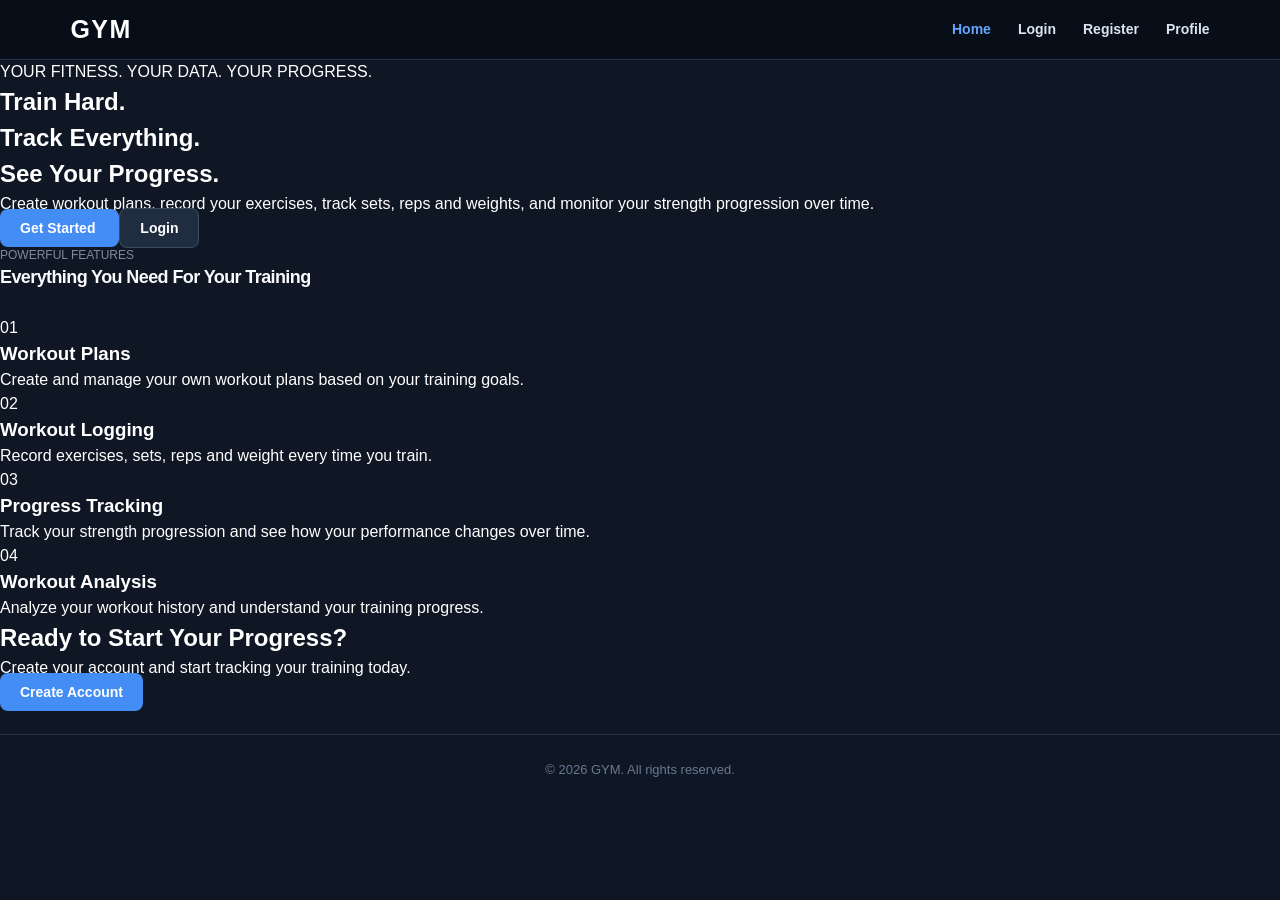
<file: index.html>
<!DOCTYPE html>
<html lang="en">
<head>
    <meta charset="UTF-8">
    <meta name="viewport" content="width=device-width, initial-scale=1.0">

    <title>Gym | Train. Track. Progress.</title>

    <!-- Main CSS -->
    <link rel="stylesheet" href="style.css">
    <script src="js/main.js"></script>
</head>

<body>

    <!-- Navigation Bar -->
    <header class="navbar">

        <div class="logo">
            <a href="index.html">GYM</a>
        </div>

        <nav>
            <a href="index.html" class="active">Home</a>
            <a href="login.html">Login</a>
            <a href="register.html">Register</a>
            <a href="profile.html">Profile</a>
        </nav>

    </header>


    <!-- Hero Section -->
    <main>

        <section class="hero">

            <div class="hero-content">

                <p class="hero-tag">YOUR FITNESS. YOUR DATA. YOUR PROGRESS.</p>

                <h1>
                    Train Hard.<br>
                    Track Everything.<br>
                    <span>See Your Progress.</span>
                </h1>

                <p class="hero-description">
                    Create workout plans, record your exercises, track
                    sets, reps and weights, and monitor your strength
                    progression over time.
                </p>

                <div class="hero-buttons">
                    <a href="register.html" class="btn primary-btn">
                        Get Started
                    </a>

                    <a href="login.html" class="btn secondary-btn">
                        Login
                    </a>
                </div>

            </div>

        </section>


        <!-- Features Section -->
        <section class="features">

            <div class="section-heading">
                <p>POWERFUL FEATURES</p>

                <h2>
                    Everything You Need
                    <span>For Your Training</span>
                </h2>
            </div>


            <div class="feature-grid">

                <!-- Feature 1 -->
                <article class="feature-card">

                    <div class="feature-icon">01</div>

                    <h3>Workout Plans</h3>

                    <p>
                        Create and manage your own workout plans
                        based on your training goals.
                    </p>

                </article>


                <!-- Feature 2 -->
                <article class="feature-card">

                    <div class="feature-icon">02</div>

                    <h3>Workout Logging</h3>

                    <p>
                        Record exercises, sets, reps and weight
                        every time you train.
                    </p>

                </article>


                <!-- Feature 3 -->
                <article class="feature-card">

                    <div class="feature-icon">03</div>

                    <h3>Progress Tracking</h3>

                    <p>
                        Track your strength progression and see
                        how your performance changes over time.
                    </p>

                </article>


                <!-- Feature 4 -->
                <article class="feature-card">

                    <div class="feature-icon">04</div>

                    <h3>Workout Analysis</h3>

                    <p>
                        Analyze your workout history and understand
                        your training progress.
                    </p>

                </article>

            </div>

        </section>


        <!-- Call To Action -->
        <section class="cta">

            <div class="cta-content">

                <h2>
                    Ready to Start
                    <span>Your Progress?</span>
                </h2>

                <p>
                    Create your account and start tracking your
                    training today.
                </p>

                <a href="register.html" class="btn primary-btn">
                    Create Account
                </a>

            </div>

        </section>

    </main>


    <!-- Footer -->
    <footer>

        <p>
            &copy; 2026 GYM. All rights reserved.
        </p>

    </footer>


    <!-- Main JavaScript -->
   <script src="js/main.js"></script>

</body>
</html>
</file>
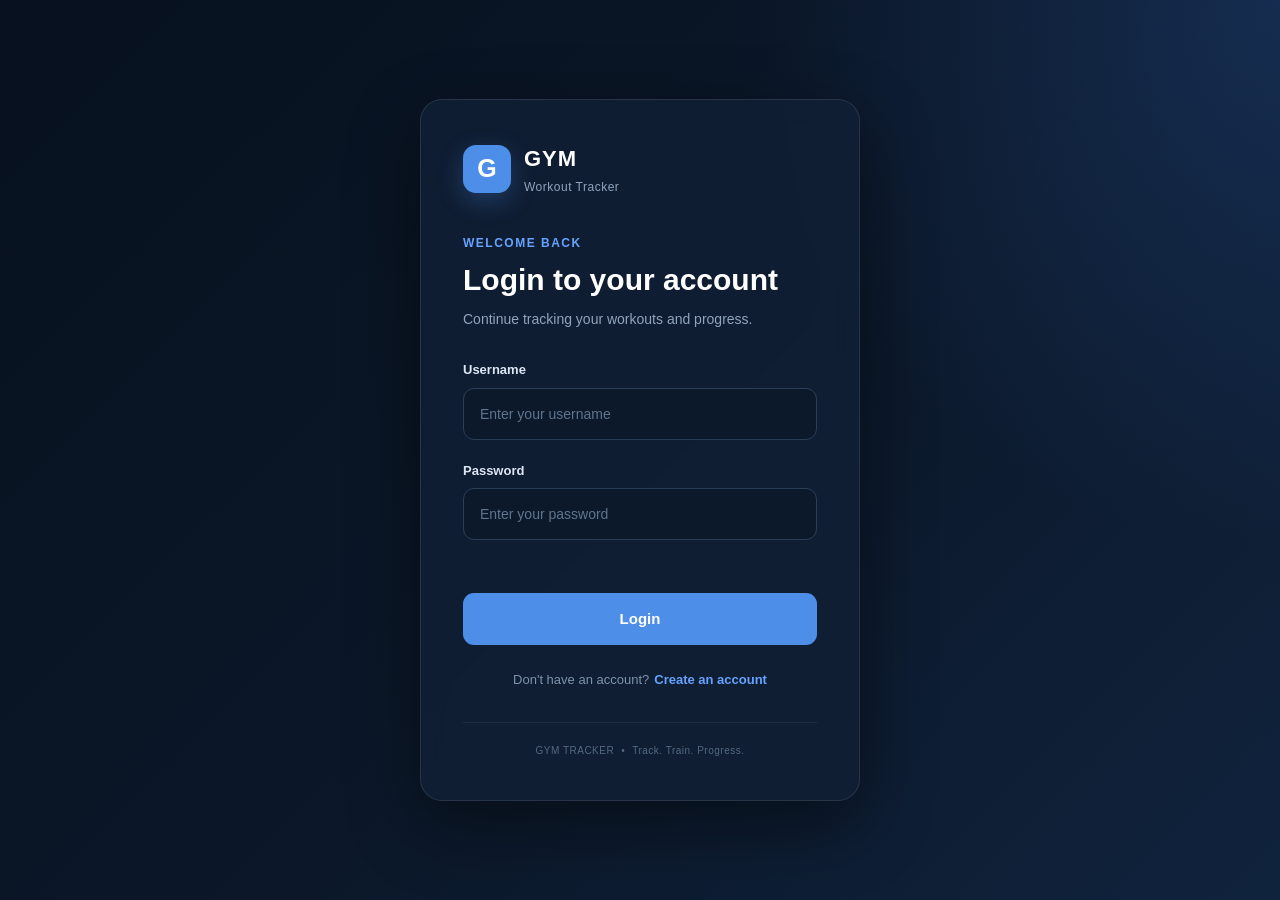
<file: dashboard.html>
<!DOCTYPE html>
<html lang="en">
<head>
    <meta charset="UTF-8">
    <meta name="viewport" content="width=device-width, initial-scale=1.0">

    <title>Gym | Dashboard</title>

    <link rel="stylesheet" href="style.css">
</head>

<body class="dashboard-body">

<header class="navbar">

    <div class="logo">
        <a href="dashboard.html">GYM</a>
    </div>

    <nav>
        <a href="dashboard.html" class="active">Dashboard</a>
        <a href="plans.html">Workout Plans</a>
        <a href="program.html">Programs</a>
        <a href="workout.html">Log Workout</a>
        <a href="history.html">History</a>
        <a href="progress.html">Progress</a>
        <a href="profile.html">Profile</a>

        <button id="logoutButton" class="logout-btn">
            Logout
        </button>
    </nav>

</header>


<main class="dashboard">

    <!-- HERO -->
    <section class="dashboard-header">

        <div>
            <p class="dashboard-label">YOUR DASHBOARD</p>

            <h1>
                Welcome back,
                <span id="username">User</span>
            </h1>

            <p class="dashboard-subtitle">
                Track your workouts, monitor your progress,
                and keep getting stronger.
            </p>
        </div>

        <a href="workout.html" class="btn primary-btn">
            + Log Workout
        </a>

    </section>


    <!-- MAIN STATS -->
    <section class="stats-grid">

        <article class="stat-card">
            <p>Total Workouts</p>
            <h2 id="totalWorkouts">0</h2>
            <span>Completed workouts</span>
        </article>

        <article class="stat-card">
            <p>This Week</p>
            <h2 id="weeklyWorkouts">0</h2>
            <span>Workouts this week</span>
        </article>

        <article class="stat-card">
            <p>Exercises</p>
            <h2 id="totalExercises">0</h2>
            <span>Exercises performed</span>
        </article>

        <article class="stat-card">
            <p>Total Volume</p>
            <h2 id="totalWeight">0 kg</h2>
            <span>Weight × reps</span>
        </article>

    </section>


    <!-- PERFORMANCE -->
    <section class="performance-section">

        <div class="section-heading">
            <div>
                <p class="card-label">PERFORMANCE</p>
                <h2>Your Training Overview</h2>
            </div>
        </div>


        <div class="performance-grid">

            <article class="performance-card">

                <div class="performance-top">
                    <span class="performance-icon">🔥</span>

                    <div>
                        <p>Workout Streak</p>
                        <h3 id="workoutStreak">0 days</h3>
                    </div>
                </div>

                <span class="performance-description">
                    Keep your consistency going
                </span>

            </article>


            <article class="performance-card">

                <div class="performance-top">
                    <span class="performance-icon">🏆</span>

                    <div>
                        <p>Heaviest Lift</p>
                        <h3 id="heaviestLift">0 kg</h3>
                    </div>
                </div>

                <span
                    id="heaviestExercise"
                    class="performance-description"
                >
                    No data yet
                </span>

            </article>


            <article class="performance-card">

                <div class="performance-top">
                    <span class="performance-icon">💪</span>

                    <div>
                        <p>Total Sets</p>
                        <h3 id="totalSets">0</h3>
                    </div>
                </div>

                <span class="performance-description">
                    Sets completed
                </span>

            </article>


            <article class="performance-card">

                <div class="performance-top">
                    <span class="performance-icon">📈</span>

                    <div>
                        <p>Personal Records</p>
                        <h3 id="personalRecords">0</h3>
                    </div>
                </div>

                <span class="performance-description">
                    Exercise bests
                </span>

            </article>

        </div>

    </section>


    <!-- MAIN CONTENT -->
    <section class="dashboard-grid">

        <!-- RECENT WORKOUTS -->
        <div class="dashboard-card">

            <div class="card-header">

                <div>
                    <p class="card-label">ACTIVITY</p>
                    <h2>Recent Workouts</h2>
                </div>

                <a href="history.html">
                    View All →
                </a>

            </div>


            <div id="recentWorkouts" class="workout-list">

                <div class="empty-state">

                    <h3>No workouts yet</h3>

                    <p>
                        Log your first workout to start
                        tracking your progress.
                    </p>

                    <a href="workout.html" class="btn primary-btn">
                        Start Workout
                    </a>

                </div>

            </div>

        </div>


        <!-- QUICK ACTIONS -->
        <div class="dashboard-card">

            <div class="card-header">

                <div>
                    <p class="card-label">SHORTCUTS</p>
                    <h2>Quick Actions</h2>
                </div>

            </div>


            <div class="quick-actions">

                <a href="plans.html" class="action-card">

                    <span class="action-number">01</span>

                    <div>
                        <h3>Workout Plans</h3>
                        <p>
                            Create and manage your plans.
                        </p>
                    </div>

                    <span class="action-arrow">→</span>

                </a>


                <a href="workout.html" class="action-card">

                    <span class="action-number">02</span>

                    <div>
                        <h3>Log Workout</h3>
                        <p>
                            Record today's training.
                        </p>
                    </div>

                    <span class="action-arrow">→</span>

                </a>


                <a href="progress.html" class="action-card">

                    <span class="action-number">03</span>

                    <div>
                        <h3>View Progress</h3>
                        <p>
                            Track your strength gains.
                        </p>
                    </div>

                    <span class="action-arrow">→</span>

                </a>

            </div>

        </div>

    </section>


    <!-- MOTIVATION -->
    <section class="motivation-card">

        <p class="card-label">
            KEEP GOING
        </p>

        <h2>
            Progress is built
            <span>one workout at a time.</span>
        </h2>

        <p>
            Stay consistent, track your performance,
            and become stronger every day.
        </p>

    </section>

</main>


<footer>

    <p>
        &copy; 2026 GYM. All rights reserved.
    </p>

</footer>


<script src="js/dashboard.js"></script>

</body>
</html>
</file>
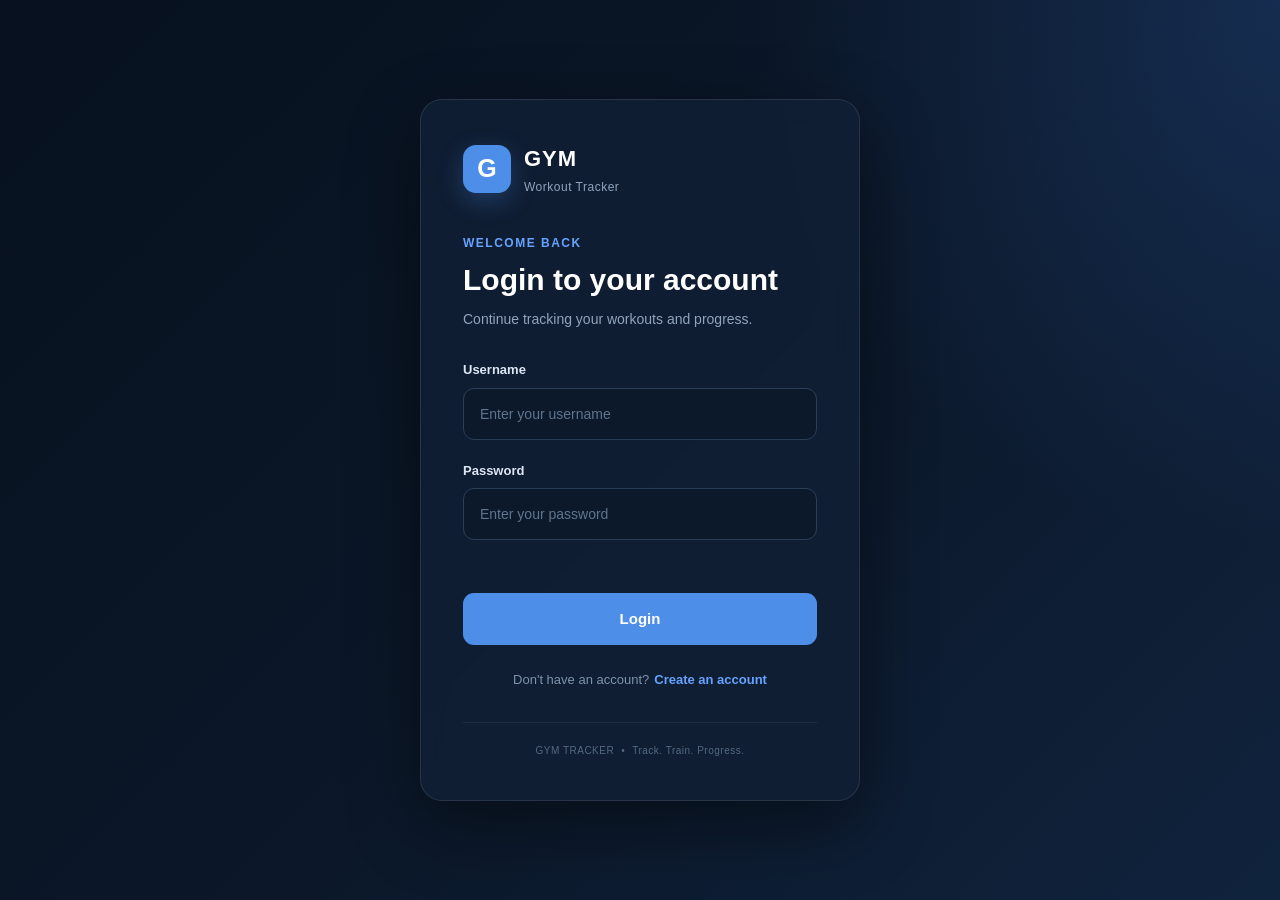
<file: history.html>
<!DOCTYPE html>
<html lang="en">
<head>
    <meta charset="UTF-8">
    <meta name="viewport" content="width=device-width, initial-scale=1.0">

    <title>Gym | Workout History</title>

    <!-- Main CSS -->
    <link rel="stylesheet" href="style.css">
</head>

<body>

    <!-- Navigation -->
    <header class="navbar">

        <div class="logo">
            <a href="dashboard.html">GYM</a>
        </div>

        <nav>
            <a href="dashboard.html">Dashboard</a>
            <a href="plans.html">Workout Plans</a>
            <a href="workout.html">Log Workout</a>
            <a href="history.html" class="active">History</a>
            <a href="progress.html">Progress</a>
            <a href="profile.html">Profile</a>
            <button id="logoutButton" class="logout-btn">Logout</button>
        </nav>

    </header>


    <!-- Main Content -->
    <main class="history-page">

        <!-- Page Header -->
        <section class="page-header">

            <div>
                <p class="page-label">YOUR TRAINING</p>

                <h1>Workout History</h1>

                <p>
                    Review your previous workouts and track
                    your training consistency.
                </p>
            </div>

            <a
                href="workout.html"
                class="btn primary-btn"
            >
                + Log Workout
            </a>

        </section>


        <!-- History Statistics -->
        <section class="stats-grid">

            <!-- Total Workouts -->
            <article class="stat-card">

                <p>Total Workouts</p>

                <h2 id="historyTotalWorkouts">
                    0
                </h2>

                <span>
                    Completed workouts
                </span>

            </article>


            <!-- Total Exercises -->
            <article class="stat-card">

                <p>Total Exercises</p>

                <h2 id="historyTotalExercises">
                    0
                </h2>

                <span>
                    Exercises performed
                </span>

            </article>


            <!-- Total Sets -->
            <article class="stat-card">

                <p>Total Sets</p>

                <h2 id="historyTotalSets">
                    0
                </h2>

                <span>
                    Sets completed
                </span>

            </article>


            <!-- Total Weight -->
            <article class="stat-card">

                <p>Total Weight</p>

                <h2 id="historyTotalWeight">
                    0 kg
                </h2>

                <span>
                    Weight lifted
                </span>

            </article>

        </section>


        <!-- Filters -->
        <section class="filter-card">

            <div class="filter-header">

                <div>
                    <p class="card-label">FILTER</p>

                    <h2>Find a Workout</h2>
                </div>

                <button
                    type="button"
                    id="clearFiltersButton"
                    class="btn secondary-btn"
                >
                    Clear
                </button>

            </div>


            <div class="filter-grid">

                <!-- Search -->
                <div class="form-group">

                    <label for="searchWorkout">
                        Search
                    </label>

                    <input
                        type="text"
                        id="searchWorkout"
                        placeholder="Search workout..."
                    >

                </div>


                <!-- Date -->
                <div class="form-group">

                    <label for="filterDate">
                        Date
                    </label>

                    <input
                        type="date"
                        id="filterDate"
                    >

                </div>


                <!-- Exercise -->
                <div class="form-group">

                    <label for="filterExercise">
                        Exercise
                    </label>

                    <select id="filterExercise">

                        <option value="">
                            All Exercises
                        </option>

                    </select>

                </div>

            </div>

        </section>


        <!-- Workout History -->
        <section class="history-section">

            <div class="section-heading">

                <div>
                    <p class="section-label">
                        TRAINING LOG
                    </p>

                    <h2>Previous Workouts</h2>
                </div>

                <span id="workoutCount">
                    0 Workouts
                </span>

            </div>


            <!-- Workout List -->
            <div
                id="historyContainer"
                class="history-list"
            >

                <!-- Workout history will be inserted here by JavaScript -->

                <div
                    id="emptyHistory"
                    class="empty-state"
                >

                    <div class="empty-icon">
                        +
                    </div>

                    <h3>No workouts recorded</h3>

                    <p>
                        Your completed workouts will appear
                        here once you start logging them.
                    </p>

                    <a
                        href="workout.html"
                        class="btn primary-btn"
                    >
                        Log Your First Workout
                    </a>

                </div>

            </div>

        </section>


        <!-- Workout Details Modal -->
        <div
            id="workoutModal"
            class="modal hidden"
        >

            <div class="modal-content">

                <div class="modal-header">

                    <div>
                        <p class="card-label">
                            WORKOUT DETAILS
                        </p>

                        <h2 id="modalWorkoutName">
                            Workout
                        </h2>
                    </div>

                    <button
                        type="button"
                        id="closeWorkoutModal"
                        class="close-btn"
                    >
                        &times;
                    </button>

                </div>


                <!-- Workout Information -->
                <div class="modal-info">

                    <div>
                        <span>Date</span>
                        <strong id="modalWorkoutDate">
                            -
                        </strong>
                    </div>

                    <div>
                        <span>Duration</span>
                        <strong id="modalWorkoutDuration">
                            -
                        </strong>
                    </div>

                </div>


                <!-- Exercises -->
                <div class="modal-exercises">

                    <h3>Exercises</h3>

                    <div id="modalExerciseList">

                        <!-- Exercise details loaded by JavaScript -->

                    </div>

                </div>


                <!-- Notes -->
                <div class="modal-notes">

                    <h3>Notes</h3>

                    <p id="modalWorkoutNotes">
                        No notes available.
                    </p>

                </div>


                <!-- Delete Workout -->
                <div class="modal-actions">

                    <button
                        type="button"
                        id="deleteWorkoutButton"
                        class="delete-btn"
                    >
                        Delete Workout
                    </button>

                </div>

            </div>

        </div>


        <!-- Information -->
        <section class="info-card">

            <div class="info-content">

                <p class="card-label">
                    YOUR PROGRESS
                </p>

                <h2>
                    Every workout
                    <span>tells a story.</span>
                </h2>

                <p>
                    Keep your training history organized and use
                    your previous workouts to make smarter decisions
                    about your future training.
                </p>

            </div>

        </section>

    </main>


    <!-- Footer -->
    <footer>

        <p>
            &copy; 2026 GYM. All rights reserved.
        </p>

    </footer>


    <!-- History JavaScript -->
   
    <script src="js/history.js"></script>

</body>
</html>
</file>
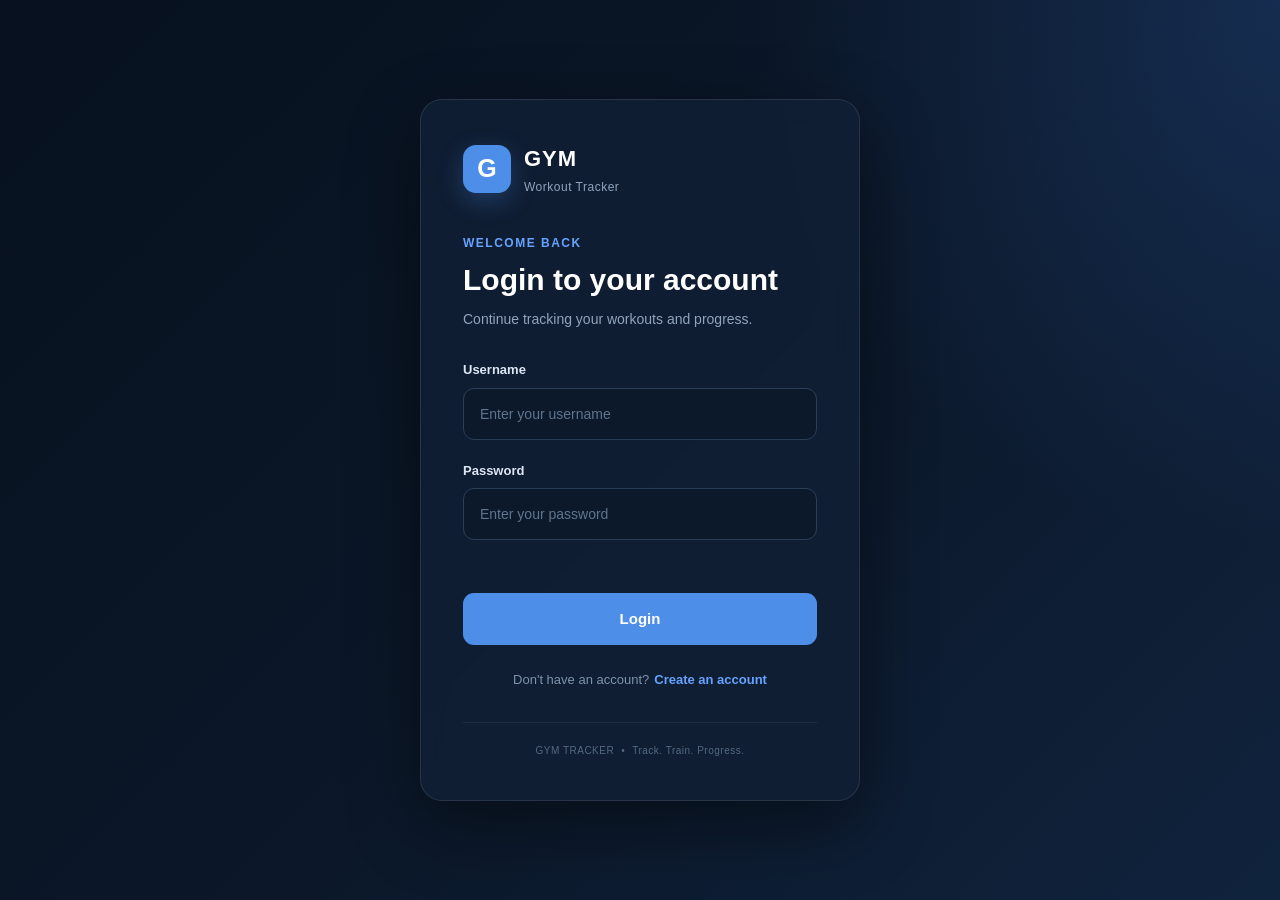
<file: login.html>
<!DOCTYPE html>
<html lang="en">
<head>
    <meta charset="UTF-8">
    <meta name="viewport" content="width=device-width, initial-scale=1.0">

    <title>GYM | Login</title>

    <link rel="stylesheet" href="style.css">
</head>

<body class="login-body">

    <main class="login-page">

        <section class="login-container">

            <!-- Brand -->
            <div class="login-brand">
                <div class="login-logo">G</div>

                <div>
                    <h1>GYM</h1>
                    <p>Workout Tracker</p>
                </div>
            </div>

            <!-- Header -->
            <div class="login-header">
                <p class="login-label">WELCOME BACK</p>

                <h2>Login to your account</h2>

                <p class="login-subtitle">
                    Continue tracking your workouts and progress.
                </p>
            </div>

            <!-- Login Form -->
            <form id="loginForm" class="login-form">

                <!-- Username -->
                <div class="login-form-group">
                    <label for="username">
                        Username
                    </label>

                    <input
                        type="text"
                        id="username"
                        name="username"
                        placeholder="Enter your username"
                        autocomplete="username"
                        required
                    >
                </div>

                <!-- Password -->
                <div class="login-form-group">
                    <div class="login-password-header">
                        <label for="password">
                            Password
                        </label>
                    </div>

                    <input
                        type="password"
                        id="password"
                        name="password"
                        placeholder="Enter your password"
                        autocomplete="current-password"
                        required
                    >
                </div>

                <!-- Message -->
                <p
                    id="loginMessage"
                    class="login-message"
                    aria-live="polite"
                ></p>

                <!-- Login Button -->
                <button
                    type="submit"
                    id="loginButton"
                    class="login-button"
                >
                    Login
                </button>

            </form>

            <!-- Register -->
            <div class="register-link">
                <span>Don't have an account?</span>

                <a href="register.html">
                    Create an account
                </a>
            </div>

            <!-- Footer -->
            <div class="login-footer">
                <span>GYM TRACKER</span>
                <span>•</span>
                <span>Track. Train. Progress.</span>
            </div>

        </section>

    </main>

    <script src="js/auth.js"></script>

</body>
</html>
</file>
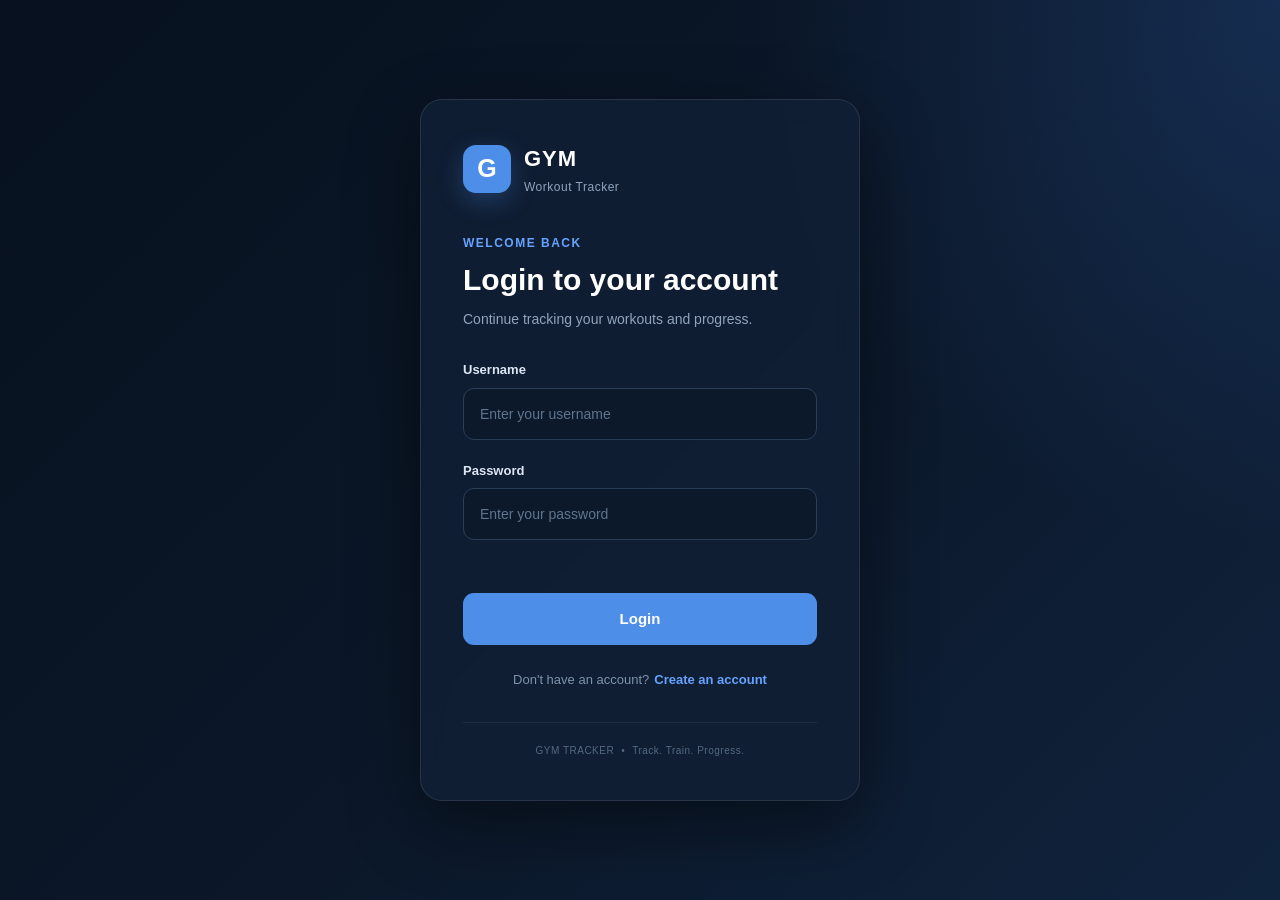
<file: plans.html>
<!DOCTYPE html>
<html lang="en">

<head>
    <meta charset="UTF-8">
    <meta name="viewport" content="width=device-width, initial-scale=1.0">

    <title>GYM | Workout Plans</title>

    <link rel="stylesheet" href="style.css">
</head>

<body>

    <!-- =========================
         NAVIGATION
    ========================== -->

    <header class="navbar">

        <div class="logo">
            <a href="dashboard.html">GYM</a>
        </div>

        <nav>
            <a href="dashboard.html">Dashboard</a>

            <a href="plans.html" class="active">
                Workout Plans
            </a>

            <a href="workout.html">
                Log Workout
            </a>

            <a href="history.html">
                History
            </a>

            <a href="progress.html">
    Progress
</a>

<a href="profile.html">
    Profile
</a>

<button
    id="logoutButton"
    class="logout-btn"
    type="button"
>
                Logout
            </button>
        </nav>

    </header>


    <!-- =========================
         MAIN CONTENT
    ========================== -->

    <main class="plans-page">


        <!-- =========================
             PAGE HEADER
        ========================== -->

        <section class="page-header">

            <div>

                <p class="page-label">
                    TRAINING
                </p>

                <h1>
                    Workout Plans
                </h1>

                <p>
                    Create, manage and follow your
                    personalized workout plans.
                </p>

            </div>


            <button
                id="createPlanButton"
                class="btn primary-btn"
                type="button"
            >
                + Create Plan
            </button>

        </section>



        <!-- =========================
             CREATE PLAN FORM
        ========================== -->

        <section
            id="planFormSection"
            class="form-card hidden"
        >

            <div class="card-header">

                <div>

                    <p class="card-label">
                        NEW PLAN
                    </p>

                    <h2>
                        Create Workout Plan
                    </h2>

                </div>


                <button
                    type="button"
                    id="closePlanForm"
                    class="close-btn"
                >
                    &times;
                </button>

            </div>



            <form id="planForm">


                <!-- PLAN NAME -->

                <div class="form-group">

                    <label for="planName">
                        Plan Name
                    </label>

                    <input
                        type="text"
                        id="planName"
                        name="planName"
                        placeholder="Example: Push Pull Legs"
                        required
                    >

                </div>



                <!-- DESCRIPTION -->

                <div class="form-group">

                    <label for="planDescription">
                        Description
                    </label>

                    <textarea
                        id="planDescription"
                        name="planDescription"
                        placeholder="Describe your workout plan..."
                        rows="4"
                    ></textarea>

                </div>



                <!-- PROGRAM -->

<div class="form-group">

    <label for="planProgram">
        Program
    </label>

    <select
        id="planProgram"
        name="planProgram"
    >

        <option value="">
            No Program
        </option>

    </select>

    <small class="form-help">
        Select the training program this plan belongs to.
    </small>

</div>



                <!-- MESSAGE -->

                <p
                    id="planMessage"
                    class="form-message"
                ></p>



                <!-- FORM BUTTONS -->

                <div class="form-actions">

                    <button
                        type="button"
                        id="cancelPlanButton"
                        class="btn secondary-btn"
                    >
                        Cancel
                    </button>


                    <button
                        type="submit"
                        class="btn primary-btn"
                    >
                        Save Plan
                    </button>

                </div>

            </form>

        </section>



        <!-- =========================
             MY WORKOUT PLANS
        ========================== -->

        <section class="plans-section">

            <div class="section-heading">

                <div>

                    <p class="section-label">
                        YOUR PLANS
                    </p>

                    <h2>
                        My Workout Plans
                    </h2>

                </div>


                <span id="planCount">
                    0 Plans
                </span>

            </div>



            <!-- PLANS WILL APPEAR HERE -->

            <div
                id="plansContainer"
                class="plans-grid"
            >

                <!--
                    Empty state.
                    plans.js will replace this
                    when plans are available.
                -->

                <div
                    id="emptyPlans"
                    class="empty-state"
                >

                    <div class="empty-icon">
                        +
                    </div>


                    <h3>
                        No workout plans yet
                    </h3>


                    <p>
                        Create your first workout plan
                        to get started.
                    </p>


                    <button
                        type="button"
                        id="emptyCreatePlanButton"
                        class="btn primary-btn"
                    >
                        Create Your First Plan
                    </button>

                </div>

            </div>

        </section>



        <!-- =========================
             INFORMATION CARD
        ========================== -->

        <section class="info-card">

            <div class="info-content">

                <p class="card-label">
                    BUILD YOUR ROUTINE
                </p>


                <h2>
                    A good plan makes
                    <span>progress easier.</span>
                </h2>


                <p>
                    Organize your exercises into
                    structured plans, track every workout,
                    and use your progress data to improve
                    your training.
                </p>

            </div>

        </section>

    </main>



    <!-- =========================
         FOOTER
    ========================== -->

    <footer>

        <p>
            &copy; 2026 GYM. All rights reserved.
        </p>

    </footer>



    <!-- =========================
         JAVASCRIPT
    ========================== -->

    <script src="js/plans.js"></script>

</body>

</html>
</file>
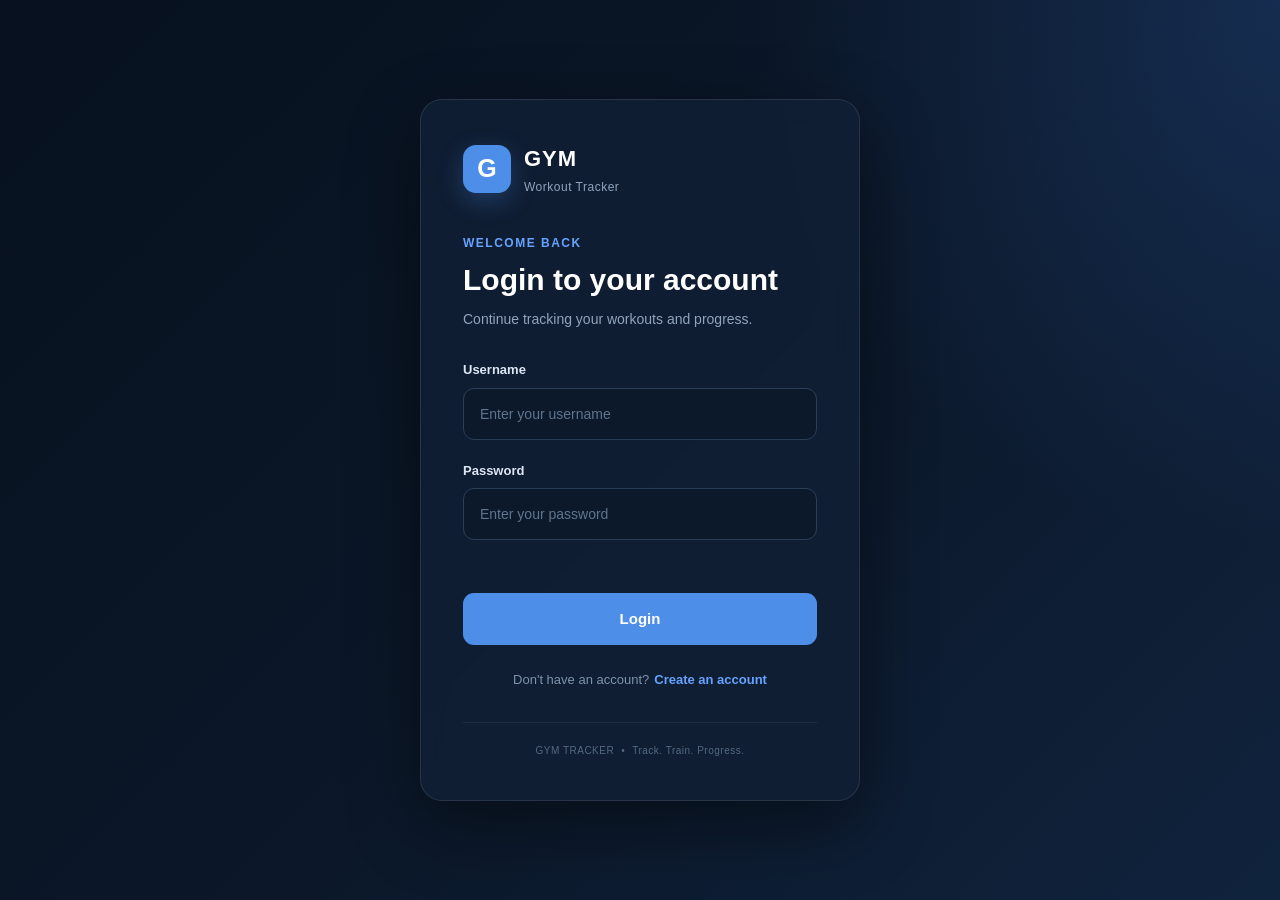
<file: profile.html>
<!DOCTYPE html>
<html lang="en">
<head>
    <meta charset="UTF-8">
    <meta name="viewport" content="width=device-width, initial-scale=1.0">

    <title>Profile | Gym Tracker</title>

    <link rel="stylesheet" href="style.css">
</head>

<body class="profile-body">

    <!-- ================= NAVBAR ================= -->
    <nav class="navbar">

        <div class="logo">
            GYM TRACKER
        </div>

        <div class="nav-links">

            <a href="dashboard.html" class="nav-button">
                Dashboard
            </a>

            <a href="plans.html" class="nav-button">
                Plans
            </a>

            <a href="program.html" class="nav-button">
                Programs
            </a>

            <a href="workout.html" class="nav-button">
                Log Workout
            </a>

            <a href="history.html" class="nav-button">
                History
            </a>

            <a href="progress.html" class="nav-button">
                Progress
            </a>

            <a href="profile.html" class="nav-button active">
                Profile
            </a>

            <button type="button" id="logoutButton" class="logout-button">
                Logout
            </button>

        </div>

    </nav>


    <!-- ================= MAIN ================= -->
    <main class="profile-page">

        <!-- HEADER -->
        <header class="profile-header">

            <p class="profile-label">
                ACCOUNT
            </p>

            <h1>
                Profile
            </h1>

            <p>
                Manage your account information and security.
            </p>

        </header>


        <!-- ================= PROFILE INFORMATION ================= -->
        <section class="profile-section">

            <div class="section-heading">

                <div>
                    <h2>
                        Personal Information
                    </h2>

                    <p>
                        Update the information associated with your account.
                    </p>
                </div>

            </div>


            <form id="profileForm">

                <div class="profile-form-grid">

                    <!-- FULL NAME -->
                    <div class="profile-field">

                        <label for="fullName">
                            Full Name
                        </label>

                        <input
                            type="text"
                            id="fullName"
                            placeholder="Enter your full name"
                        >

                    </div>


                    <!-- USERNAME -->
                    <div class="profile-field">

                        <label for="username">
                            Username
                        </label>

                        <input
                            type="text"
                            id="username"
                            placeholder="Enter your username"
                        >

                    </div>


                    <!-- EMAIL -->
                    <div class="profile-field full-width">

                        <label for="email">
                            Email
                        </label>

                        <input
                            type="email"
                            id="email"
                            placeholder="Enter your email"
                        >

                    </div>

                </div>


                <div class="profile-form-actions">

                    <button
                        type="submit"
                        id="saveProfileButton"
                        class="primary-button"
                    >
                        Save Changes
                    </button>

                </div>

            </form>


            <div
                id="profileMessage"
                class="profile-message"
            ></div>

        </section>


        <!-- ================= ACCOUNT INFORMATION ================= -->
        <section class="profile-section">

            <div class="section-heading">

                <div>
                    <h2>
                        Account Information
                    </h2>

                    <p>
                        Basic information about your Gym Tracker account.
                    </p>
                </div>

            </div>


            <div class="account-details">

                <div class="account-detail">

                    <span>
                        Account ID
                    </span>

                    <strong id="accountId">
                        —
                    </strong>

                </div>


                <div class="account-detail">

                    <span>
                        Username
                    </span>

                    <strong id="accountUsername">
                        —
                    </strong>

                </div>


                <div class="account-detail">

                    <span>
                        Email
                    </span>

                    <strong id="accountEmail">
                        —
                    </strong>

                </div>


                <div class="account-detail">

                    <span>
                        Member Since
                    </span>

                    <strong id="memberSince">
                        —
                    </strong>

                </div>

            </div>

        </section>


        <!-- ================= PASSWORD ================= -->
        <section class="profile-section">

            <div class="section-heading">

                <div>
                    <h2>
                        Change Password
                    </h2>

                    <p>
                        Keep your account secure with a strong password.
                    </p>
                </div>

            </div>


            <form id="passwordForm">

                <div class="profile-form-grid">

                    <!-- CURRENT PASSWORD -->
                    <div class="profile-field full-width">

                        <label for="currentPassword">
                            Current Password
                        </label>

                        <input
                            type="password"
                            id="currentPassword"
                            placeholder="Enter current password"
                        >

                    </div>


                    <!-- NEW PASSWORD -->
                    <div class="profile-field">

                        <label for="newPassword">
                            New Password
                        </label>

                        <input
                            type="password"
                            id="newPassword"
                            placeholder="Enter new password"
                        >

                    </div>


                    <!-- CONFIRM PASSWORD -->
                    <div class="profile-field">

                        <label for="confirmPassword">
                            Confirm Password
                        </label>

                        <input
                            type="password"
                            id="confirmPassword"
                            placeholder="Confirm new password"
                        >

                    </div>

                </div>


                <div class="profile-form-actions">

                    <button
                        type="submit"
                        id="changePasswordButton"
                        class="primary-button"
                    >
                        Update Password
                    </button>

                </div>

            </form>


            <div
                id="passwordMessage"
                class="profile-message"
            ></div>

        </section>


        <!-- ================= DANGER ZONE ================= -->
        <section class="profile-danger">

            <div>

                <span class="danger-label">
                    DANGER ZONE
                </span>

                <h2>
                    Delete Account
                </h2>

                <p>
                    Permanently delete your account and all associated workout data.
                </p>

            </div>


            <button
                type="button"
                id="deleteAccountButton"
                class="delete-button"
            >
                Delete Account
            </button>

        </section>

    </main>


    <!-- ================= FOOTER ================= -->
    <footer class="profile-footer">

        <p>
            Gym Tracker
        </p>

    </footer>


    <script src="js/profile.js"></script>

</body>
</html>
</file>
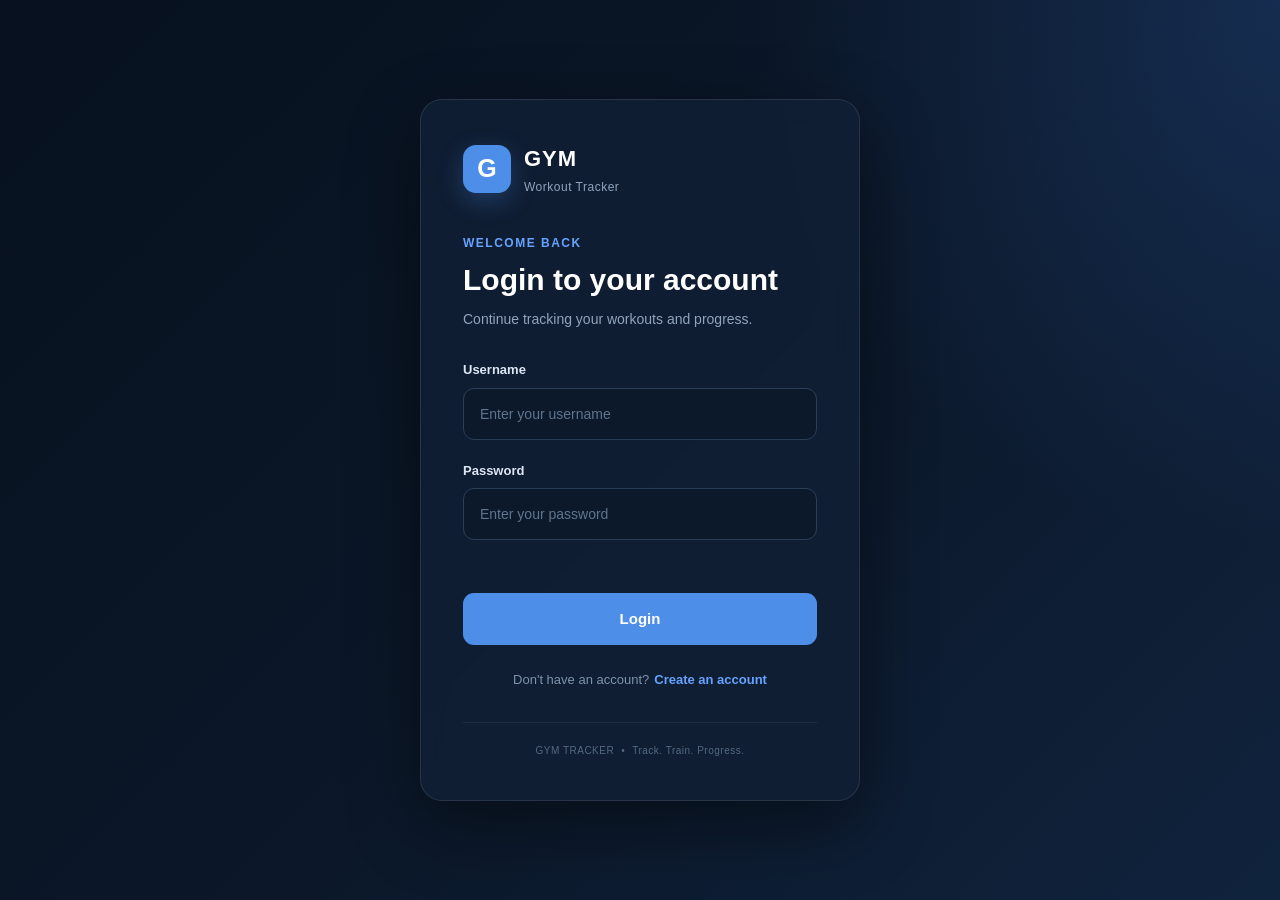
<file: program.html>
<!DOCTYPE html>
<html lang="en">

<head>
    <meta charset="UTF-8">
    <meta
        name="viewport"
        content="width=device-width, initial-scale=1.0"
    >

    <title>GYM | Training Programs</title>

    <link rel="stylesheet" href="style.css">
</head>

<body>

    <!-- =========================
         NAVIGATION
    ========================== -->

    <header class="navbar">

        <div class="logo">
            <a href="dashboard.html">GYM</a>
        </div>

        <nav>

            <a href="dashboard.html">
                Dashboard
            </a>

            <a href="plans.html">
                Workout Plans
            </a>

            <a
                href="program.html"
                class="active"
            >
                Programs
            </a>

            <a href="workout.html">
                Log Workout
            </a>

            <a href="history.html">
                History
            </a>

            <a href="progress.html">
                Progress
            </a>

            <a href="profile.html">
                Profile
            </a>

            <button
                id="logoutButton"
                class="logout-btn"
                type="button"
            >
                Logout
            </button>

        </nav>

    </header>


    <!-- =========================
         MAIN CONTENT
    ========================== -->

    <main class="program-page">

        <!-- HERO -->

        <section class="program-hero">

            <div class="program-hero-content">

                <div class="program-hero-label">
                    <span class="hero-dot"></span>
                    TRAINING SYSTEM
                </div>

                <h1>
                    Build your
                    <span>training program.</span>
                </h1>

                <p>
                    Create structured programs, stay consistent,
                    and organize your training around your goals.
                </p>

            </div>


            <div class="program-hero-action">

                <button
                    id="createProgramButton"
                    class="btn primary-btn program-create-btn"
                    type="button"
                >
                    <span>+</span>
                    Create Program
                </button>

            </div>

        </section>


        <!-- PROGRAM OVERVIEW -->

        <section class="program-overview">

            <div class="overview-card">

                <div class="overview-icon">
                    ◆
                </div>

                <div>
                    <span>
                        ACTIVE PROGRAMS
                    </span>

                    <strong id="programCount">
                        0 Programs
                    </strong>
                </div>

            </div>


            <div class="overview-card">

                <div class="overview-icon">
                    ✓
                </div>

                <div>
                    <span>
                        TRAINING FOCUS
                    </span>

                    <strong>
                        Goal Driven
                    </strong>
                </div>

            </div>


            <div class="overview-card">

                <div class="overview-icon">
                    ↗
                </div>

                <div>
                    <span>
                        APPROACH
                    </span>

                    <strong>
                        Consistency
                    </strong>
                </div>

            </div>

        </section>


        <!-- =========================
             CREATE PROGRAM FORM
        ========================== -->

        <section
            id="programFormSection"
            class="form-card program-form-card hidden"
        >

            <div class="card-header">

                <div>

                    <p class="card-label">
                        NEW PROGRAM
                    </p>

                    <h2>
                        Create Training Program
                    </h2>

                    <p class="form-description">
                        Define your goal, training frequency,
                        and program duration.
                    </p>

                </div>

                <button
                    id="closeProgramForm"
                    class="close-btn"
                    type="button"
                    aria-label="Close"
                >
                    &times;
                </button>

            </div>


            <form id="programForm">

                <div class="program-form-grid">

                    <!-- Program Name -->

                    <div class="form-group program-full-width">

                        <label for="programName">
                            Program Name
                        </label>

                        <input
                            type="text"
                            id="programName"
                            name="programName"
                            placeholder="Example: 12 Week Strength Program"
                            required
                        >

                    </div>


                    <!-- Goal -->

                    <div class="form-group">

                        <label for="programGoal">
                            Training Goal
                        </label>

                        <select
                            id="programGoal"
                            name="programGoal"
                            required
                        >

                            <option value="">
                                Select your goal
                            </option>

                            <option value="strength">
                                Strength
                            </option>

                            <option value="muscle">
                                Muscle Building
                            </option>

                            <option value="weight_loss">
                                Weight Loss
                            </option>

                            <option value="endurance">
                                Endurance
                            </option>

                            <option value="fitness">
                                General Fitness
                            </option>

                        </select>

                    </div>


                    <!-- Duration -->

                    <div class="form-group">

                        <label for="programDuration">
                            Duration
                        </label>

                        <select
                            id="programDuration"
                            name="programDuration"
                            required
                        >

                            <option value="">
                                Select duration
                            </option>

                            <option value="4">
                                4 Weeks
                            </option>

                            <option value="6">
                                6 Weeks
                            </option>

                            <option value="8">
                                8 Weeks
                            </option>

                            <option value="12">
                                12 Weeks
                            </option>

                            <option value="16">
                                16 Weeks
                            </option>

                        </select>

                    </div>


                    <!-- Days Per Week -->

                    <div class="form-group">

                        <label for="daysPerWeek">
                            Training Days Per Week
                        </label>

                        <select
                            id="daysPerWeek"
                            name="daysPerWeek"
                            required
                        >

                            <option value="">
                                Select days
                            </option>

                            <option value="2">
                                2 Days
                            </option>

                            <option value="3">
                                3 Days
                            </option>

                            <option value="4">
                                4 Days
                            </option>

                            <option value="5">
                                5 Days
                            </option>

                            <option value="6">
                                6 Days
                            </option>

                        </select>

                    </div>


                    <!-- Start Date -->

                    <div class="form-group">

                        <label for="programStartDate">
                            Start Date
                        </label>

                        <input
                            type="date"
                            id="programStartDate"
                            name="programStartDate"
                            required
                        >

                    </div>


                    <!-- Description -->

                    <div class="form-group program-full-width">

                        <label for="programDescription">
                            Description
                        </label>

                        <textarea
                            id="programDescription"
                            name="programDescription"
                            rows="4"
                            placeholder="Describe your training program..."
                        ></textarea>

                    </div>

                </div>


                <!-- Message -->

                <p
                    id="programMessage"
                    class="form-message"
                ></p>


                <!-- Actions -->

                <div class="form-actions">

                    <button
                        type="button"
                        id="cancelProgramButton"
                        class="btn secondary-btn"
                    >
                        Cancel
                    </button>

                    <button
                        type="submit"
                        class="btn primary-btn"
                    >
                        Save Program
                    </button>

                </div>

            </form>

        </section>


        <!-- =========================
             PROGRAM LIST
        ========================== -->

        <section class="programs-section">

            <div class="section-heading">

                <div>

                    <p class="section-label">
                        YOUR TRAINING
                    </p>

                    <h2>
                        My Programs
                    </h2>

                    <p class="section-description">
                        Your personalized training programs
                        are stored securely with your account.
                    </p>

                </div>

            </div>


            <!-- Program Cards -->

            <div
                id="programsContainer"
                class="programs-grid"
            >

                <div
                    id="emptyPrograms"
                    class="empty-state program-empty-state"
                >

                    <div class="empty-program-icon">
                        +
                    </div>

                    <p class="empty-label">
                        NO PROGRAMS
                    </p>

                    <h3>
                        Start your training journey
                    </h3>

                    <p>
                        Create your first structured program
                        and start training with purpose.
                    </p>

                    <button
                        id="emptyCreateProgramButton"
                        type="button"
                        class="btn primary-btn"
                    >
                        Create Your First Program
                    </button>

                </div>

            </div>

        </section>


        <!-- =========================
             BOTTOM INFORMATION
        ========================== -->

        <section class="program-info-section">

            <div class="program-info-content">

                <p class="card-label">
                    TRAIN WITH PURPOSE
                </p>

                <h2>
                    Structure creates
                    <span>consistency.</span>
                </h2>

                <p>
                    A structured training program gives every
                    workout a purpose. Define your goal,
                    establish your schedule, and track your
                    progress over time.
                </p>

            </div>


            <div class="program-info-points">

                <div class="program-info-point">

                    <span>01</span>

                    <div>
                        <strong>
                            Define your goal
                        </strong>

                        <p>
                            Strength, muscle, endurance,
                            or general fitness.
                        </p>
                    </div>

                </div>


                <div class="program-info-point">

                    <span>02</span>

                    <div>
                        <strong>
                            Build consistency
                        </strong>

                        <p>
                            Follow a predictable training
                            schedule every week.
                        </p>
                    </div>

                </div>


                <div class="program-info-point">

                    <span>03</span>

                    <div>
                        <strong>
                            Track progress
                        </strong>

                        <p>
                            Use your workout history and
                            progress tools to improve.
                        </p>
                    </div>

                </div>

            </div>

        </section>

    </main>


    <!-- =========================
         FOOTER
    ========================== -->

    <footer>

        <p>
            &copy; 2026 GYM. All rights reserved.
        </p>

    </footer>


    <!-- JavaScript -->

    <script src="js/program.js"></script>

</body>

</html>
</file>
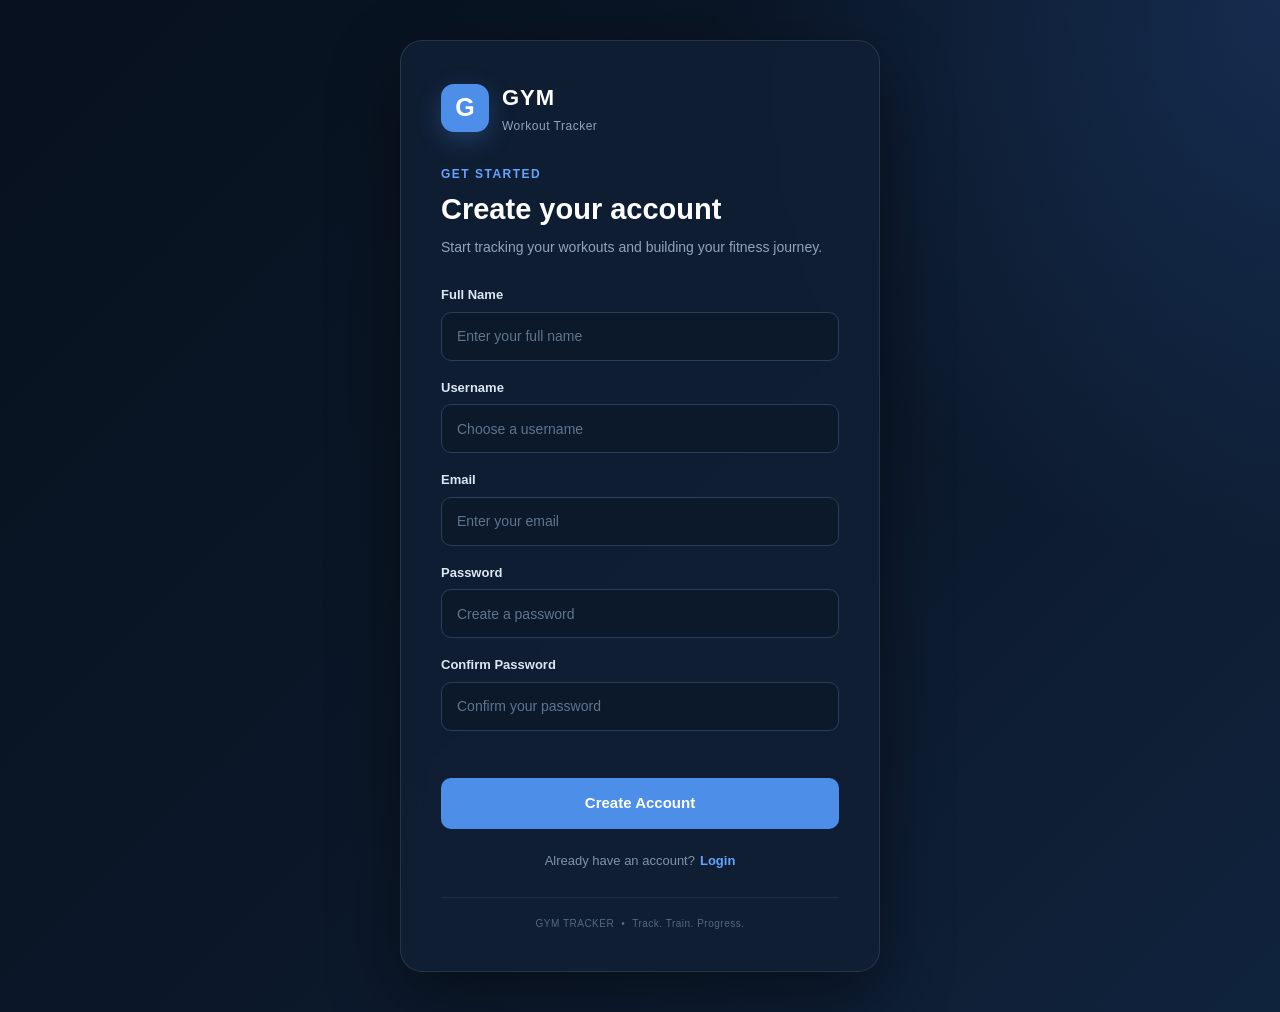
<file: register.html>
<!DOCTYPE html>
<html lang="en">
<head>
    <meta charset="UTF-8">
    <meta name="viewport" content="width=device-width, initial-scale=1.0">

    <title>GYM | Sign Up</title>

    <link rel="stylesheet" href="style.css">
</head>

<body class="register-body">

    <main class="register-page">

        <section class="register-container">

            <!-- Brand -->
            <div class="register-brand">
                <div class="register-logo">G</div>

                <div>
                    <h1>GYM</h1>
                    <p>Workout Tracker</p>
                </div>
            </div>


            <!-- Header -->
            <div class="register-header">

                <p class="register-label">
                    GET STARTED
                </p>

                <h2>
                    Create your account
                </h2>

                <p class="register-subtitle">
                    Start tracking your workouts and building
                    your fitness journey.
                </p>

            </div>


            <!-- Registration Form -->
            <form id="registerForm" class="register-form">

                <!-- Full Name -->
                <div class="register-form-group">

                    <label for="fullName">
                        Full Name
                    </label>

                    <input
                        type="text"
                        id="fullName"
                        name="fullName"
                        placeholder="Enter your full name"
                        autocomplete="name"
                        required
                    >

                </div>


                <!-- Username -->
                <div class="register-form-group">

                    <label for="username">
                        Username
                    </label>

                    <input
                        type="text"
                        id="username"
                        name="username"
                        placeholder="Choose a username"
                        autocomplete="username"
                        required
                    >

                </div>


                <!-- Email -->
                <div class="register-form-group">

                    <label for="email">
                        Email
                    </label>

                    <input
                        type="email"
                        id="email"
                        name="email"
                        placeholder="Enter your email"
                        autocomplete="email"
                        required
                    >

                </div>


                <!-- Password -->
                <div class="register-form-group">

                    <label for="password">
                        Password
                    </label>

                    <input
                        type="password"
                        id="password"
                        name="password"
                        placeholder="Create a password"
                        autocomplete="new-password"
                        minlength="6"
                        required
                    >

                </div>


                <!-- Confirm Password -->
                <div class="register-form-group">

                    <label for="confirmPassword">
                        Confirm Password
                    </label>

                    <input
                        type="password"
                        id="confirmPassword"
                        name="confirmPassword"
                        placeholder="Confirm your password"
                        autocomplete="new-password"
                        minlength="6"
                        required
                    >

                </div>


                <!-- Message -->
                <p
                    id="registerMessage"
                    class="register-message"
                    aria-live="polite"
                ></p>


                <!-- Sign Up -->
                <button
                    type="submit"
                    id="registerButton"
                    class="register-button"
                >
                    Create Account
                </button>

            </form>


            <!-- Login -->
            <div class="login-link">

                <span>
                    Already have an account?
                </span>

                <a href="login.html">
                    Login
                </a>

            </div>


            <!-- Footer -->
            <div class="register-footer">

                <span>GYM TRACKER</span>

                <span>•</span>

                <span>Track. Train. Progress.</span>

            </div>

        </section>

    </main>


    <script src="js/auth.js"></script>

</body>
</html>
</file>
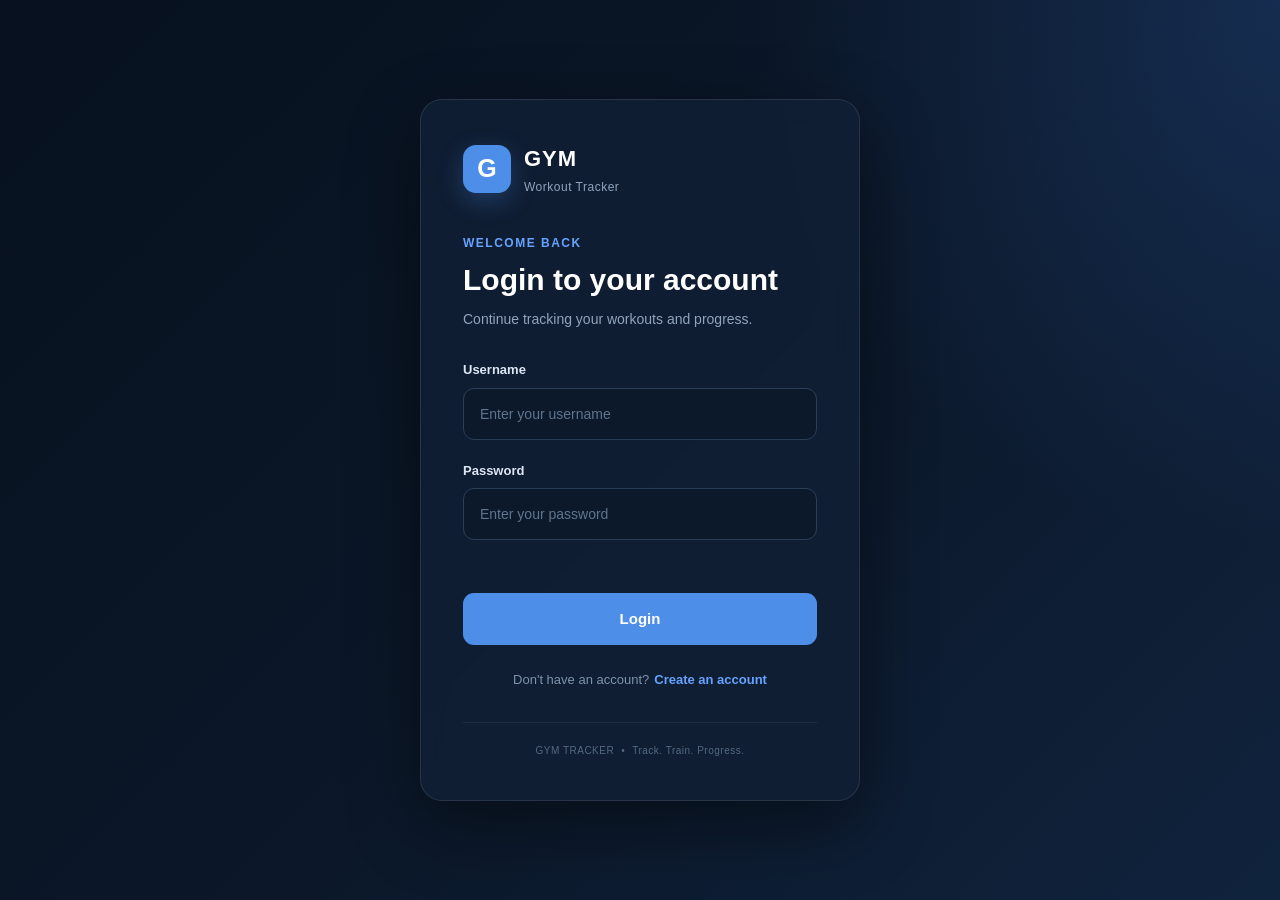
<file: workout.html>
<!DOCTYPE html>
<html lang="en">
<head>
    <meta charset="UTF-8">
    <meta name="viewport" content="width=device-width, initial-scale=1.0">

    <title>Gym | Log Workout</title>

    <link rel="stylesheet" href="style.css">
</head>

<body class="workout-body">

<header class="navbar">

    <div class="logo">
        <a href="dashboard.html">GYM</a>
    </div>

    <nav>
        <a href="dashboard.html">Dashboard</a>
        <a href="plans.html">Workout Plans</a>
        <a href="program.html">Programs</a>
        <a href="workout.html" class="active">Log Workout</a>
        <a href="history.html">History</a>
        <a href="progress.html">Progress</a>
        <a href="profile.html">Profile</a>

        <button id="logoutButton" class="logout-btn">
            Logout
        </button>
    </nav>

</header>


<main class="workout-page">

    <section class="workout-header">

        <p class="workout-label">TRAINING</p>

        <h1>Log Workout</h1>

        <p>
            Record your training and track your progress.
        </p>

    </section>


    <form id="workoutForm">

        <!-- WORKOUT DETAILS -->

        <section class="workout-section">

            <div class="section-title">
                <h2>Workout Details</h2>
            </div>

            <div class="workout-details-grid">

                <div class="form-group">
                    <label for="workoutName">
                        Workout Name
                    </label>

                    <input
                        type="text"
                        id="workoutName"
                        placeholder="Example: Chest & Triceps"
                        required
                    >
                </div>


                <div class="form-group">
                    <label for="workoutDate">
                        Date
                    </label>

                    <input
                        type="date"
                        id="workoutDate"
                        required
                    >
                </div>


                <div class="form-group">
                    <label for="workoutPlan">
                        Workout Plan
                    </label>

                    <select id="workoutPlan">

                        <option value="">
                            Select a workout plan
                        </option>

                    </select>
                </div>

            </div>


            <div class="form-group workout-notes">

                <label for="workoutNotes">
                    Notes
                </label>

                <textarea
                    id="workoutNotes"
                    rows="3"
                    placeholder="Optional notes..."
                ></textarea>

            </div>

        </section>


        <!-- EXERCISES -->

        <section class="workout-section">

            <div class="section-heading-row">

                <div>
                    <p class="workout-label">EXERCISES</p>

                    <h2>Your Exercises</h2>
                </div>

                <button
                    type="button"
                    id="addExerciseButton"
                    class="secondary-btn"
                >
                    + Add Exercise
                </button>

            </div>


            <div id="exerciseList"></div>

        </section>


        <!-- SUMMARY -->

        <section class="workout-summary">

            <div class="summary-item">

                <span>Exercises</span>

                <strong id="workoutTotalExercises">
                    0
                </strong>

            </div>


            <div class="summary-item">

                <span>Sets</span>

                <strong id="workoutTotalSets">
                    0
                </strong>

            </div>


            <div class="summary-item">

                <span>Reps</span>

                <strong id="workoutTotalReps">
                    0
                </strong>

            </div>


            <div class="summary-item">

                <span>Total Volume</span>

                <strong id="workoutTotalVolume">
                    0.0 kg
                </strong>

            </div>

        </section>


        <!-- MESSAGE -->

        <p
            id="workoutMessage"
            class="form-message"
        ></p>


        <!-- ACTIONS -->

        <div class="workout-actions">

            <a
                href="dashboard.html"
                class="cancel-btn"
            >
                Cancel
            </a>

            <button
                type="submit"
                id="saveWorkoutButton"
                class="save-workout-btn"
            >
                Save Workout
            </button>

        </div>

    </form>

</main>


<footer>

    <p>
        &copy; 2026 GYM. All rights reserved.
    </p>

</footer>


<script src="js/workout.js"></script>

</body>
</html>
</file>
<file: style.css>
/* =========================================================
   GYM TRACKER
   GLOBAL STYLESHEET
   ========================================================= */


/* =========================================================
   1. RESET
   ========================================================= */

* {
    margin: 0;
    padding: 0;
    box-sizing: border-box;
}

html {
    scroll-behavior: smooth;
}

body {
    font-family: Arial, Helvetica, sans-serif;
    background: #0f1724;
    color: #ffffff;
    min-height: 100vh;
    line-height: 1.5;
}

button,
input,
textarea,
select {
    font: inherit;
}

button {
    cursor: pointer;
}

a {
    color: inherit;
    text-decoration: none;
}

img {
    max-width: 100%;
    display: block;
}


/* =========================================================
   2. GLOBAL COLORS
   ========================================================= */

:root {
    --bg: #0f1724;
    --bg-dark: #080e18;
    --bg-card: #182334;
    --bg-card-light: #202d40;
    --bg-input: #101925;

    --border: #304158;
    --border-light: #3b4c64;

    --blue: #438df5;
    --blue-dark: #2f73d4;
    --blue-light: #65a5ff;

    --white: #ffffff;
    --text: #f5f7fa;
    --text-light: #b5c2d4;
    --text-muted: #8494aa;

    --green: #31c48d;
    --red: #ef6262;
    --yellow: #f4c95d;

    --radius: 10px;
    --radius-large: 16px;

    --shadow: 0 10px 30px rgba(0, 0, 0, 0.25);
}


/* =========================================================
   3. NAVBAR
   ========================================================= */

.navbar {
    width: 100%;
    min-height: 60px;
    background: #080e18;
    border-bottom: 1px solid #263449;

    display: flex;
    align-items: center;
    justify-content: space-between;

    padding: 0 5.5%;

    position: relative;
    z-index: 100;
}

.logo {
    font-size: 25px;
    font-weight: 800;
    letter-spacing: 1.5px;
    color: #ffffff;
}

.navbar nav {
    display: flex;
    align-items: center;
    gap: 27px;
}

.navbar nav a {
    color: #dbe4f1;
    font-size: 14px;
    font-weight: 600;
    transition: 0.2s ease;
}

.navbar nav a:hover {
    color: var(--blue-light);
}

.navbar nav a.active {
    color: var(--blue-light);
}

.logout-btn {
    background: transparent;
    color: #ffffff;

    border: 1px solid #35445a;
    border-radius: 8px;

    padding: 8px 17px;

    font-weight: 700;
    font-size: 14px;

    transition: 0.2s ease;
}

.logout-btn:hover {
    background: #182438;
    border-color: var(--blue);
    color: var(--blue-light);
}


/* =========================================================
   4. GENERAL PAGE LAYOUT
   ========================================================= */

main {
    width: 100%;
}

.dashboard-page,
.plans-page,
.workout-page,
.history-page,
.progress-page {
    width: 100%;
    max-width: 1200px;
    margin: 0 auto;
    padding: 55px 30px 80px;
}


/* =========================================================
   5. PAGE HEADER
   ========================================================= */

.page-header {
    display: flex;
    justify-content: space-between;
    align-items: flex-start;

    gap: 30px;

    margin-bottom: 45px;
}

.page-header > div {
    flex: 1;
}

.page-eyebrow,
.eyebrow {
    display: block;

    color: var(--blue-light);

    font-size: 13px;
    font-weight: 800;

    letter-spacing: 1.8px;
    text-transform: uppercase;

    margin-bottom: 8px;
}

.page-header h1 {
    color: #ffffff;
    font-size: 42px;
    line-height: 1.15;
    margin-bottom: 12px;
}

.page-header p {
    color: #9fb0c7;
    font-size: 16px;
    max-width: 700px;
}


/* =========================================================
   6. BUTTONS
   ========================================================= */

.btn {
    border: none;
    border-radius: 8px;

    padding: 11px 20px;

    font-size: 14px;
    font-weight: 700;

    transition: all 0.2s ease;
}

.primary-btn {
    background: var(--blue);
    color: #ffffff;
}

.primary-btn:hover {
    background: var(--blue-dark);
    transform: translateY(-1px);
}

.secondary-btn {
    background: #202d40;
    color: #ffffff;
    border: 1px solid #3b4b61;
}

.secondary-btn:hover {
    background: #29384d;
    border-color: var(--blue);
}

.danger-btn {
    background: rgba(239, 98, 98, 0.12);
    color: #ff8585;
    border: 1px solid rgba(239, 98, 98, 0.35);
}

.danger-btn:hover {
    background: rgba(239, 98, 98, 0.2);
}

.btn:disabled {
    opacity: 0.55;
    cursor: not-allowed;
    transform: none;
}


/* =========================================================
   7. FORMS
   ========================================================= */

.form-card {
    background: #1b283a;
    border: 1px solid #34465e;
    border-radius: var(--radius-large);

    padding: 30px;

    box-shadow: var(--shadow);
}

.form-card h2 {
    font-size: 25px;
    margin-bottom: 25px;
}

.form-group {
    margin-bottom: 20px;
}

.form-group label,
.form-card label {
    display: block;

    color: #f4f7fb;

    font-size: 14px;
    font-weight: 700;

    margin-bottom: 8px;
}

input,
textarea,
select {
    width: 100%;

    background: #101925;
    color: #ffffff;

    border: 1px solid #34445b;
    border-radius: 8px;

    padding: 13px 14px;

    outline: none;

    transition: border-color 0.2s ease,
                box-shadow 0.2s ease,
                background 0.2s ease;
}

input::placeholder,
textarea::placeholder {
    color: #71839c;
}

input:focus,
textarea:focus,
select:focus {
    border-color: var(--blue);
    box-shadow: 0 0 0 3px rgba(67, 141, 245, 0.12);
}

textarea {
    resize: vertical;
    min-height: 110px;
}

select {
    appearance: auto;
}

option {
    background: #101925;
    color: #ffffff;
}

.form-actions {
    display: flex;
    align-items: center;
    justify-content: flex-end;
    gap: 12px;

    margin-top: 25px;
}

.form-message {
    margin-top: 15px;

    padding: 11px 14px;

    border-radius: 8px;

    font-size: 14px;

    color: #c8d3e2;
}

.form-message.success {
    background: rgba(49, 196, 141, 0.12);
    border: 1px solid rgba(49, 196, 141, 0.3);
    color: #6de0b0;
}

.form-message.error {
    background: rgba(239, 98, 98, 0.12);
    border: 1px solid rgba(239, 98, 98, 0.3);
    color: #ff8585;
}

.hidden {
    display: none !important;
}


/* =========================================================
   8. AUTH PAGES
   ========================================================= */

.auth-page {
    min-height: 100vh;

    display: flex;
    align-items: center;
    justify-content: center;

    padding: 30px;
}

.auth-container {
    width: 100%;
    max-width: 450px;
}

.auth-logo {
    text-align: center;

    font-size: 32px;
    font-weight: 800;
    letter-spacing: 2px;

    margin-bottom: 25px;
}

.auth-card {
    background: #182436;

    border: 1px solid #34455d;
    border-radius: 16px;

    padding: 35px;

    box-shadow: var(--shadow);
}

.auth-card h1 {
    font-size: 28px;
    margin-bottom: 8px;
}

.auth-card > p {
    color: var(--text-muted);
    margin-bottom: 28px;
}

.auth-footer {
    text-align: center;

    color: #8292a8;

    font-size: 14px;

    margin-top: 22px;
}

.auth-footer a {
    color: var(--blue-light);
    font-weight: 700;
}

.auth-footer a:hover {
    text-decoration: underline;
}


/* =========================================================
   9. DASHBOARD
   ========================================================= */

.dashboard-page {
    padding-top: 45px;
}

.dashboard-header {
    display: flex;
    justify-content: space-between;
    align-items: center;

    gap: 25px;

    margin-bottom: 35px;
}

.dashboard-header h1 {
    font-size: 38px;
    margin-bottom: 5px;
}

.dashboard-header p {
    color: var(--text-muted);
}

.dashboard-welcome {
    color: var(--blue-light);
}


/* =========================================================
   10. DASHBOARD STAT CARDS
   ========================================================= */

.stats-grid {
    display: grid;

    grid-template-columns: repeat(4, 1fr);

    gap: 18px;

    margin-bottom: 25px;
}

.stat-card {
    background: #192638;

    border: 1px solid #304159;
    border-radius: 12px;

    padding: 23px;

    min-height: 130px;

    transition: 0.2s ease;
}

.stat-card:hover {
    border-color: #466383;
    transform: translateY(-2px);
}

.stat-card .stat-label {
    color: #8fa1b8;

    font-size: 13px;
    font-weight: 700;

    text-transform: uppercase;
    letter-spacing: 0.7px;

    margin-bottom: 10px;
}

.stat-card .stat-value {
    color: #ffffff;

    font-size: 30px;
    font-weight: 800;
}

.stat-card .stat-description {
    color: #75879e;

    font-size: 13px;

    margin-top: 4px;
}


/* =========================================================
   11. DASHBOARD ADVANCED STATS
   ========================================================= */

.advanced-stats {
    display: grid;

    grid-template-columns: repeat(4, 1fr);

    gap: 18px;

    margin-bottom: 30px;
}

.advanced-stat-card {
    background: #141f2f;

    border: 1px solid #2d3c52;
    border-radius: 12px;

    padding: 20px;
}

.advanced-stat-card span {
    display: block;

    color: #8495ab;

    font-size: 12px;
    font-weight: 700;

    text-transform: uppercase;
    letter-spacing: 0.8px;

    margin-bottom: 8px;
}

.advanced-stat-card strong {
    display: block;

    color: #ffffff;

    font-size: 25px;
}

.advanced-stat-card small {
    color: #71829a;

    display: block;
    margin-top: 4px;
}


/* =========================================================
   12. DASHBOARD CONTENT GRID
   ========================================================= */

.dashboard-grid {
    display: grid;

    grid-template-columns: 1.5fr 1fr;

    gap: 22px;

    margin-top: 25px;
}

.dashboard-section {
    background: #182537;

    border: 1px solid #304159;
    border-radius: 13px;

    padding: 24px;
}

.dashboard-section h2 {
    font-size: 20px;
    margin-bottom: 18px;
}

.section-header {
    display: flex;
    justify-content: space-between;
    align-items: center;

    margin-bottom: 18px;
}

.section-header h2 {
    margin-bottom: 0;
}

.section-header a {
    color: var(--blue-light);

    font-size: 13px;
    font-weight: 700;
}


/* =========================================================
   13. RECENT WORKOUTS
   ========================================================= */

.recent-workouts {
    display: flex;
    flex-direction: column;
    gap: 10px;
}

.recent-workout {
    display: flex;
    align-items: center;
    justify-content: space-between;

    padding: 15px;

    background: #111b29;

    border: 1px solid #29394f;
    border-radius: 9px;
}

.recent-workout h3 {
    font-size: 15px;
    margin-bottom: 3px;
}

.recent-workout p {
    color: #7f91a8;
    font-size: 13px;
}

.recent-workout .workout-date {
    color: #6ea9f9;
    font-size: 12px;
}


/* =========================================================
   14. QUICK ACTIONS
   ========================================================= */

.quick-actions {
    display: grid;

    grid-template-columns: repeat(2, 1fr);

    gap: 12px;
}

.quick-action {
    background: #111c2b;

    border: 1px solid #2e4057;
    border-radius: 9px;

    padding: 18px;

    transition: 0.2s ease;
}

.quick-action:hover {
    border-color: var(--blue);
    background: #162337;
}

.quick-action h3 {
    font-size: 15px;
    margin-bottom: 4px;
}

.quick-action p {
    color: #7e90a7;
    font-size: 12px;
}


/* =========================================================
   15. MOTIVATION CARD
   ========================================================= */

.motivation-card {
    margin-top: 22px;

    background: linear-gradient(
        135deg,
        #1a2c46,
        #162238
    );

    border: 1px solid #355276;
    border-radius: 13px;

    padding: 25px;
}

.motivation-card h3 {
    color: #65a5ff;

    font-size: 13px;

    text-transform: uppercase;
    letter-spacing: 1px;

    margin-bottom: 10px;
}

.motivation-card p {
    color: #dce6f3;
    font-size: 16px;
}


/* =========================================================
   16. WORKOUT PLANS
   ========================================================= */

.plans-page {
    padding-top: 50px;
}

.plans-section {
    margin-top: 30px;
}

.plans-grid {
    display: grid;

    grid-template-columns: repeat(3, 1fr);

    gap: 20px;
}

.plan-card {
    background: #192638;

    border: 1px solid #304159;
    border-radius: 13px;

    padding: 23px;

    transition: 0.2s ease;

    position: relative;
}

.plan-card:hover {
    border-color: #476382;
    transform: translateY(-2px);
}

.plan-card h3 {
    font-size: 20px;
    margin-bottom: 10px;
}

.plan-card p {
    color: #8c9db2;

    font-size: 14px;

    margin-bottom: 18px;
}

.plan-card .plan-goal {
    color: var(--blue-light);

    font-size: 12px;
    font-weight: 700;

    text-transform: uppercase;
    letter-spacing: 0.6px;
}

.plan-card .card-actions {
    display: flex;
    justify-content: flex-end;

    margin-top: 20px;
}

.plan-card .delete-plan,
.delete-plan {
    border: none;

    background: transparent;

    color: #e86b6b;

    font-size: 13px;
    font-weight: 700;
}

.plan-card .delete-plan:hover {
    color: #ff8989;
}


/* =========================================================
   17. PLAN FORM
   ========================================================= */

.card-header {
    display: flex;

    justify-content: space-between;
    align-items: flex-start;

    gap: 20px;

    margin-bottom: 28px;
}

.card-header > div {
    flex: 1;
}

.card-header h2 {
    margin-bottom: 0;
}

.close-btn {
    width: 35px;
    height: 35px;

    border: none;
    border-radius: 50%;

    background: #39495d;
    color: #ffffff;

    font-size: 20px;
    font-weight: 700;

    display: flex;
    align-items: center;
    justify-content: center;
}

.close-btn:hover {
    background: #4b5d74;
}


/* =========================================================
   18. EMPTY STATES
   ========================================================= */

.empty-state {
    text-align: center;

    padding: 55px 25px;

    background: #141f2e;

    border: 1px dashed #35465d;
    border-radius: 13px;
}

.empty-state h3 {
    font-size: 19px;
    margin-bottom: 7px;
}

.empty-state p {
    color: #7f91a8;

    max-width: 500px;

    margin: 0 auto 20px;
}


/* =========================================================
   19. INFO CARDS
   ========================================================= */

.info-card {
    background: #172438;

    border: 1px solid #304159;
    border-radius: 12px;

    padding: 22px;

    margin-top: 25px;
}

.info-card h3 {
    font-size: 17px;
    margin-bottom: 8px;
}

.info-card p {
    color: #8d9eb4;
    font-size: 14px;
}


/* =========================================================
   20. WORKOUT PAGE
   ========================================================= */

.workout-page {
    padding-top: 45px;
}

.workout-info-card {
    background: #182537;

    border: 1px solid #304159;
    border-radius: 14px;

    padding: 25px;

    margin-bottom: 25px;
}

.workout-details-grid {
    display: grid;

    grid-template-columns: 1fr 1fr 1fr;

    gap: 18px;
}


/* =========================================================
   21. WORKOUT SUMMARY
   ========================================================= */

.workout-summary {
    display: grid;

    grid-template-columns: repeat(4, 1fr);

    gap: 15px;

    margin: 25px 0;
}

.workout-summary-card {
    background: #141f2f;

    border: 1px solid #2e4057;
    border-radius: 11px;

    padding: 18px;
}

.workout-summary-card span {
    display: block;

    color: #7f91a8;

    font-size: 12px;
    font-weight: 700;

    text-transform: uppercase;
    letter-spacing: 0.6px;

    margin-bottom: 7px;
}

.workout-summary-card strong {
    color: #ffffff;
    font-size: 24px;
}


/* =========================================================
   22. EXERCISE LIST
   ========================================================= */

.exercise-list {
    display: flex;
    flex-direction: column;

    gap: 20px;
}

.exercise-card {
    background: #182537;

    border: 1px solid #34465e;
    border-radius: 14px;

    padding: 24px;

    box-shadow: 0 6px 20px rgba(0, 0, 0, 0.14);
}

.exercise-header {
    display: flex;

    justify-content: space-between;
    align-items: center;

    margin-bottom: 20px;
}

.exercise-title {
    display: flex;
    align-items: center;

    gap: 12px;
}

.exercise-number {
    width: 38px;
    height: 38px;

    border-radius: 9px;

    background: #263d5d;
    color: #69a9ff;

    display: flex;
    align-items: center;
    justify-content: center;

    font-size: 12px;
    font-weight: 800;
}

.exercise-header h3 {
    font-size: 19px;
}

.exercise-label {
    display: block;

    color: #dbe4ef;

    font-size: 13px;
    font-weight: 700;

    margin-bottom: 7px;
}

.exercise-name {
    margin-bottom: 22px;
}

.remove-exercise {
    width: 34px;
    height: 34px;

    border: none;
    border-radius: 8px;

    background: rgba(239, 98, 98, 0.1);
    color: #f47777;

    font-size: 20px;
    font-weight: 700;
}

.remove-exercise:hover {
    background: rgba(239, 98, 98, 0.2);
}


/* =========================================================
   23. SETS
   ========================================================= */

.sets-container {
    margin-top: 10px;
}

.sets-header {
    display: flex;

    justify-content: space-between;
    align-items: center;

    margin-bottom: 10px;
}

.sets-header h4 {
    font-size: 15px;
}

.add-set-button {
    border: none;

    background: transparent;

    color: var(--blue-light);

    font-size: 13px;
    font-weight: 700;
}

.add-set-button:hover {
    color: #91c3ff;
}

.set-table-header {
    display: grid;

    grid-template-columns: 45px 1fr 1fr 120px 35px;

    gap: 10px;

    padding: 0 12px 7px;

    color: #73859c;

    font-size: 11px;
    font-weight: 700;

    text-transform: uppercase;
}

.set-list {
    display: flex;
    flex-direction: column;

    gap: 8px;
}

.set-row {
    display: grid;

    grid-template-columns: 45px 1fr 1fr 120px 35px;

    align-items: center;

    gap: 10px;

    padding: 9px 12px;

    background: #111b29;

    border: 1px solid #2c3c51;
    border-radius: 9px;

    min-height: 55px;
}

.set-number {
    color: #8ea0b7;

    font-size: 13px;
    font-weight: 700;

    text-align: center;
}

.set-input {
    min-width: 0;
}

.weight-input,
.reps-input {
    padding: 10px 11px;
}

.set-volume {
    color: #91a2b7;

    font-size: 12px;
    font-weight: 600;

    text-align: right;
}

.remove-set {
    width: 30px;
    height: 30px;

    border: none;
    border-radius: 7px;

    background: transparent;
    color: #788aa1;

    font-size: 18px;
}

.remove-set:hover {
    background: rgba(239, 98, 98, 0.1);
    color: #f27676;
}

.exercise-summary {
    display: flex;

    align-items: center;
    justify-content: space-between;

    margin-top: 15px;

    padding-top: 13px;

    border-top: 1px solid #29394e;

    color: #7f91a8;

    font-size: 13px;
}

.exercise-volume {
    color: #ffffff;
}


/* =========================================================
   24. WORKOUT NOTES
   ========================================================= */

.workout-notes {
    margin-top: 25px;

    background: #182537;

    border: 1px solid #304159;
    border-radius: 13px;

    padding: 23px;
}


/* =========================================================
   25. SAVE WORKOUT AREA
   ========================================================= */

.workout-actions {
    display: flex;

    justify-content: flex-end;
    align-items: center;

    gap: 12px;

    margin-top: 25px;
}

#saveWorkoutButton {
    min-width: 145px;
}


/* =========================================================
   26. HISTORY PAGE
   ========================================================= */

.history-page {
    padding-top: 50px;
}

.history-list {
    display: flex;
    flex-direction: column;

    gap: 17px;
}

.history-card {
    background: #192638;

    border: 1px solid #304159;
    border-radius: 13px;

    padding: 22px;

    transition: 0.2s ease;
}

.history-card:hover {
    border-color: #466281;
}

.history-card-header {
    display: flex;

    justify-content: space-between;
    align-items: flex-start;

    gap: 20px;

    margin-bottom: 15px;
}

.history-card h3 {
    font-size: 19px;
}

.history-date {
    color: #7f91a8;

    font-size: 13px;
}

.history-card p {
    color: #8d9eb3;

    font-size: 14px;
}

.history-exercises {
    display: flex;
    flex-direction: column;

    gap: 8px;

    margin-top: 15px;
}

.history-exercise {
    display: flex;

    justify-content: space-between;
    align-items: center;

    background: #111b29;

    border: 1px solid #29394e;
    border-radius: 8px;

    padding: 11px 13px;
}

.history-exercise-name {
    font-weight: 700;
    font-size: 14px;
}

.history-exercise-info {
    color: #8294aa;
    font-size: 12px;
}


/* =========================================================
   27. HISTORY TABLE
   ========================================================= */

.history-table-wrapper {
    width: 100%;

    overflow-x: auto;

    border: 1px solid #304159;
    border-radius: 12px;
}

.history-table {
    width: 100%;

    border-collapse: collapse;

    min-width: 650px;
}

.history-table th {
    background: #172335;

    color: #8da0b8;

    font-size: 12px;
    font-weight: 700;

    text-transform: uppercase;
    letter-spacing: 0.5px;

    padding: 14px;

    text-align: left;
}

.history-table td {
    padding: 14px;

    border-top: 1px solid #29394e;

    color: #d9e1eb;

    font-size: 14px;
}

.history-table tr:hover td {
    background: #141f2e;
}


/* =========================================================
   28. PROGRESS PAGE
   ========================================================= */

.progress-page {
    padding-top: 50px;
}

.progress-grid {
    display: grid;

    grid-template-columns: 1fr 1fr;

    gap: 20px;
}

.progress-card {
    background: #192638;

    border: 1px solid #304159;
    border-radius: 13px;

    padding: 23px;
}

.progress-card.full-width {
    grid-column: 1 / -1;
}

.progress-card h2 {
    font-size: 19px;
    margin-bottom: 18px;
}

.progress-card p {
    color: #8799af;

    font-size: 14px;
}


/* =========================================================
   29. PROGRESS METRICS
   ========================================================= */

.progress-metrics {
    display: grid;

    grid-template-columns: repeat(3, 1fr);

    gap: 12px;
}

.progress-metric {
    background: #111b29;

    border: 1px solid #293a50;
    border-radius: 9px;

    padding: 17px;
}

.progress-metric span {
    display: block;

    color: #8192a8;

    font-size: 11px;
    font-weight: 700;

    text-transform: uppercase;
}

.progress-metric strong {
    display: block;

    color: #ffffff;

    font-size: 23px;

    margin-top: 5px;
}


/* =========================================================
   30. PROGRESS CHART
   ========================================================= */

.chart-container {
    width: 100%;

    min-height: 300px;

    background: #111b29;

    border: 1px solid #2b3b50;
    border-radius: 10px;

    padding: 20px;

    overflow: hidden;
}

.chart-container canvas {
    max-width: 100%;
}


/* =========================================================
   31. PROGRESS BARS
   ========================================================= */

.progress-bar-container {
    margin-top: 15px;
}

.progress-bar-label {
    display: flex;

    justify-content: space-between;

    color: #b5c2d3;

    font-size: 13px;

    margin-bottom: 6px;
}

.progress-bar {
    width: 100%;
    height: 9px;

    background: #0c1420;

    border-radius: 20px;

    overflow: hidden;
}

.progress-bar-fill {
    height: 100%;

    background: var(--blue);

    border-radius: 20px;

    transition: width 0.4s ease;
}


/* =========================================================
   32. RECORD / PR CARDS
   ========================================================= */

.records-grid {
    display: grid;

    grid-template-columns: repeat(3, 1fr);

    gap: 15px;
}

.record-card {
    background: #111b29;

    border: 1px solid #293a50;
    border-radius: 10px;

    padding: 17px;
}

.record-card span {
    display: block;

    color: #7f91a8;

    font-size: 12px;

    margin-bottom: 5px;
}

.record-card h3 {
    font-size: 16px;
    margin-bottom: 3px;
}

.record-card strong {
    color: var(--blue-light);

    font-size: 22px;
}


/* =========================================================
   33. DELETE / ACTION BUTTONS
   ========================================================= */

.card-actions {
    display: flex;

    align-items: center;
    gap: 10px;
}

.icon-button {
    width: 34px;
    height: 34px;

    border: 1px solid #35465c;
    border-radius: 8px;

    background: #121d2b;
    color: #b9c6d6;

    display: flex;
    align-items: center;
    justify-content: center;
}

.icon-button:hover {
    border-color: var(--blue);
    color: #ffffff;
}


/* =========================================================
   34. BADGES
   ========================================================= */

.badge {
    display: inline-flex;

    align-items: center;

    padding: 4px 9px;

    border-radius: 20px;

    font-size: 11px;
    font-weight: 700;
}

.badge-blue {
    background: rgba(67, 141, 245, 0.12);
    color: #69a9ff;
}

.badge-green {
    background: rgba(49, 196, 141, 0.12);
    color: #62dbaa;
}

.badge-yellow {
    background: rgba(244, 201, 93, 0.12);
    color: #f5d36e;
}

.badge-red {
    background: rgba(239, 98, 98, 0.12);
    color: #ff8080;
}


/* =========================================================
   35. LOADING
   ========================================================= */

.loading {
    display: flex;

    align-items: center;
    justify-content: center;

    min-height: 150px;

    color: #8193aa;

    font-size: 14px;
}

.spinner {
    width: 24px;
    height: 24px;

    border: 3px solid #2d3e54;
    border-top-color: var(--blue);

    border-radius: 50%;

    animation: spin 0.8s linear infinite;
}

@keyframes spin {
    to {
        transform: rotate(360deg);
    }
}


/* =========================================================
   36. FOOTER
   ========================================================= */

footer {
    width: 100%;

    padding: 25px;

    text-align: center;

    color: #687990;

    font-size: 13px;

    border-top: 1px solid #253449;

    margin-top: 30px;
}


/* =========================================================
   37. SCROLLBAR
   ========================================================= */

::-webkit-scrollbar {
    width: 9px;
    height: 9px;
}

::-webkit-scrollbar-track {
    background: #0b121d;
}

::-webkit-scrollbar-thumb {
    background: #34445a;

    border-radius: 10px;
}

::-webkit-scrollbar-thumb:hover {
    background: #43566f;
}


/* =========================================================
   38. SELECTION
   ========================================================= */

::selection {
    background: rgba(67, 141, 245, 0.35);
    color: #ffffff;
}


/* =========================================================
   39. RESPONSIVE — TABLET
   ========================================================= */

@media (max-width: 1000px) {

    .navbar {
        padding: 0 25px;
    }

    .navbar nav {
        gap: 16px;
    }

    .navbar nav a {
        font-size: 13px;
    }

    .dashboard-page,
    .plans-page,
    .workout-page,
    .history-page,
    .progress-page {
        padding-left: 22px;
        padding-right: 22px;
    }

    .stats-grid {
        grid-template-columns: repeat(2, 1fr);
    }

    .advanced-stats {
        grid-template-columns: repeat(2, 1fr);
    }

    .plans-grid {
        grid-template-columns: repeat(2, 1fr);
    }

    .dashboard-grid {
        grid-template-columns: 1fr;
    }

    .workout-details-grid {
        grid-template-columns: 1fr 1fr;
    }

    .progress-grid {
        grid-template-columns: 1fr;
    }

    .records-grid {
        grid-template-columns: repeat(2, 1fr);
    }
}


/* =========================================================
   40. RESPONSIVE — MOBILE
   ========================================================= */

@media (max-width: 700px) {

    body {
        font-size: 14px;
    }

    .navbar {
        min-height: auto;

        padding: 15px 18px;

        flex-direction: column;

        gap: 14px;
    }

    .logo {
        font-size: 23px;
    }

    .navbar nav {
        width: 100%;

        display: flex;

        justify-content: center;

        flex-wrap: wrap;

        gap: 10px 15px;
    }

    .navbar nav a {
        font-size: 12px;
    }

    .logout-btn {
        padding: 7px 12px;
        font-size: 12px;
    }

    .dashboard-page,
    .plans-page,
    .workout-page,
    .history-page,
    .progress-page {
        padding: 35px 16px 60px;
    }

    .page-header {
        flex-direction: column;

        margin-bottom: 30px;
    }

    .page-header h1 {
        font-size: 32px;
    }

    .page-header p {
        font-size: 14px;
    }

    .page-header .btn {
        width: 100%;
    }

    .dashboard-header {
        flex-direction: column;

        align-items: flex-start;
    }

    .dashboard-header h1 {
        font-size: 30px;
    }

    .stats-grid {
        grid-template-columns: 1fr 1fr;

        gap: 10px;
    }

    .stat-card {
        padding: 17px;
        min-height: 110px;
    }

    .stat-card .stat-value {
        font-size: 24px;
    }

    .advanced-stats {
        grid-template-columns: 1fr 1fr;

        gap: 10px;
    }

    .advanced-stat-card {
        padding: 16px;
    }

    .advanced-stat-card strong {
        font-size: 20px;
    }

    .quick-actions {
        grid-template-columns: 1fr;
    }

    .plans-grid {
        grid-template-columns: 1fr;
    }

    .form-card {
        padding: 20px;
    }

    .form-card h2 {
        font-size: 22px;
    }

    .form-actions {
        flex-direction: column;
        align-items: stretch;
    }

    .form-actions .btn {
        width: 100%;
    }

    .workout-details-grid {
        grid-template-columns: 1fr;
    }

    .workout-summary {
        grid-template-columns: repeat(2, 1fr);
    }

    .workout-summary-card {
        padding: 15px;
    }

    .workout-summary-card strong {
        font-size: 20px;
    }

    .exercise-card {
        padding: 17px;
    }

    .exercise-header h3 {
        font-size: 16px;
    }

    .set-table-header {
        display: none;
    }

    .set-row {
        grid-template-columns: 30px 1fr 1fr 30px;

        gap: 7px;

        padding: 8px;
    }

    .set-volume {
        display: none;
    }

    .weight-input,
    .reps-input {
        padding: 10px 8px;
        font-size: 13px;
    }

    .exercise-summary {
        font-size: 12px;
    }

    .history-card-header {
        flex-direction: column;

        gap: 7px;
    }

    .progress-metrics {
        grid-template-columns: 1fr;
    }

    .records-grid {
        grid-template-columns: 1fr;
    }

    .auth-page {
        padding: 20px 15px;
    }

    .auth-card {
        padding: 25px 20px;
    }
}


/* =========================================================
   41. VERY SMALL PHONES
   ========================================================= */

@media (max-width: 420px) {

    .navbar nav {
        gap: 8px 11px;
    }

    .navbar nav a {
        font-size: 11px;
    }

    .stats-grid,
    .advanced-stats {
        grid-template-columns: 1fr;
    }

    .workout-summary {
        grid-template-columns: 1fr;
    }

    .page-header h1 {
        font-size: 28px;
    }

    .exercise-card {
        padding: 14px;
    }

    .set-row {
        grid-template-columns: 25px 1fr 1fr 28px;

        gap: 5px;
    }

    .set-number {
        font-size: 11px;
    }

    .remove-set {
        width: 27px;
        height: 27px;
    }
}


/* =========================================================
   42. UTILITY CLASSES
   ========================================================= */

.text-blue {
    color: var(--blue-light);
}

.text-muted {
    color: var(--text-muted);
}

.text-success {
    color: var(--green);
}

.text-danger {
    color: var(--red);
}

.text-warning {
    color: var(--yellow);
}

.text-center {
    text-align: center;
}

.mt-10 {
    margin-top: 10px;
}

.mt-20 {
    margin-top: 20px;
}

.mt-30 {
    margin-top: 30px;
}

.mb-10 {
    margin-bottom: 10px;
}

.mb-20 {
    margin-bottom: 20px;
}

.mb-30 {
    margin-bottom: 30px;
}


/* =========================================================
   43. END
   ========================================================= */


   /* =========================================================
   HISTORY EXTRA STYLES
   ========================================================= */

.history-summary {
    display: flex;
    flex-wrap: wrap;
    gap: 8px;
    margin-bottom: 16px;
}

.history-notes {
    margin-top: 15px;
    padding-top: 14px;
    border-top: 1px solid #29394e;
}

.history-notes strong {
    display: block;
    color: #dce5f0;
    font-size: 13px;
    margin-bottom: 5px;
}

.history-notes p {
    color: #8496ac;
    font-size: 13px;
}

.modal {
    position: fixed;
    inset: 0;

    background: rgba(0, 0, 0, 0.72);

    display: flex;
    align-items: center;
    justify-content: center;

    padding: 20px;

    z-index: 1000;

    overflow-y: auto;
}

.modal.hidden {
    display: none;
}

.modal-content {
    width: 100%;
    max-width: 750px;
    max-height: 90vh;

    overflow-y: auto;

    background: #182537;

    border: 1px solid #3a4c63;
    border-radius: 15px;

    padding: 25px;

    box-shadow: 0 20px 60px rgba(0, 0, 0, 0.45);
}

.modal-header {
    display: flex;
    justify-content: space-between;
    align-items: flex-start;

    gap: 20px;

    margin-bottom: 25px;
}

.modal-header h2 {
    font-size: 25px;
}

.modal-info {
    display: grid;
    grid-template-columns: 1fr 1fr;

    gap: 12px;

    margin-bottom: 25px;
}

.modal-info > div {
    background: #111b29;

    border: 1px solid #2c3d53;
    border-radius: 9px;

    padding: 15px;
}

.modal-info span {
    display: block;

    color: #7d8fa6;

    font-size: 11px;
    font-weight: 700;

    text-transform: uppercase;

    margin-bottom: 5px;
}

.modal-info strong {
    color: #ffffff;
    font-size: 15px;
}

.modal-exercises h3,
.modal-notes h3 {
    font-size: 17px;
    margin-bottom: 13px;
}

.modal-exercise {
    background: #111b29;

    border: 1px solid #2c3d53;
    border-radius: 9px;

    padding: 15px;

    margin-bottom: 10px;
}

.modal-exercise h4 {
    color: #ffffff;
    font-size: 15px;
    margin-bottom: 10px;
}

.modal-set-list {
    display: flex;
    flex-direction: column;
    gap: 6px;
}

.modal-set {
    display: grid;

    grid-template-columns: 70px 1fr 80px 130px;

    gap: 10px;

    align-items: center;

    padding: 9px 10px;

    background: #182537;

    border-radius: 7px;

    color: #9aabc0;

    font-size: 12px;
}

.modal-set strong {
    color: #ffffff;
}

.modal-notes {
    margin-top: 20px;

    padding-top: 20px;

    border-top: 1px solid #2a3b50;
}

.modal-notes p {
    color: #899bb1;
    font-size: 14px;
}

.modal-actions {
    display: flex;
    justify-content: flex-end;

    margin-top: 25px;
}

.delete-btn {
    border: 1px solid rgba(239, 98, 98, 0.35);

    background: rgba(239, 98, 98, 0.1);

    color: #ff7d7d;

    border-radius: 8px;

    padding: 10px 17px;

    font-weight: 700;
}

.delete-btn:hover {
    background: rgba(239, 98, 98, 0.2);
}


/* Mobile modal */

@media (max-width: 700px) {

    .modal {
        padding: 10px;
    }

    .modal-content {
        padding: 18px;
        max-height: 94vh;
    }

    .modal-info {
        grid-template-columns: 1fr;
    }

    .modal-set {
        grid-template-columns: 1fr 1fr;
        gap: 7px;
    }

    .history-summary {
        gap: 6px;
    }
}

/* =====================================================
   PROFESSIONAL PROGRESS ANALYSIS
   ===================================================== */

.analysis-header {
    display: flex;
    justify-content: space-between;
    align-items: center;
    gap: 20px;
    padding: 28px;
    background: #182537;
    border: 1px solid #2d3e54;
    border-radius: 14px 14px 0 0;
}

.analysis-label {
    display: block;
    margin-bottom: 8px;
    font-size: 11px;
    font-weight: 700;
    letter-spacing: 1.5px;
    color: #4da3ff;
}

.analysis-header h3 {
    margin: 0;
    color: white;
    font-size: 25px;
}

.analysis-header p {
    margin: 7px 0 0;
    color: #94a3b8;
    font-size: 14px;
}

.performance-status {
    min-width: 150px;
    padding: 14px 18px;
    text-align: right;
    background: #111b29;
    border: 1px solid #2d3e54;
    border-radius: 10px;
}

.performance-status span {
    display: block;
    margin-bottom: 5px;
    font-size: 10px;
    font-weight: 700;
    letter-spacing: 1px;
    color: #64748b;
}

.performance-status strong {
    color: #4da3ff;
    font-size: 17px;
}


/* KEY METRICS */

.analysis-metrics {
    display: grid;
    grid-template-columns: repeat(4, 1fr);
    background: #182537;
    border-left: 1px solid #2d3e54;
    border-right: 1px solid #2d3e54;
}

.analysis-metric {
    padding: 22px;
    border-right: 1px solid #2d3e54;
}

.analysis-metric:last-child {
    border-right: none;
}

.analysis-metric span {
    display: block;
    margin-bottom: 8px;
    color: #94a3b8;
    font-size: 12px;
}

.analysis-metric strong {
    display: block;
    color: white;
    font-size: 21px;
}

.analysis-metric small {
    display: block;
    margin-top: 6px;
    color: #64748b;
    font-size: 11px;
}


/* INSIGHT CARDS */

.analysis-grid {
    display: grid;
    grid-template-columns: repeat(3, 1fr);
    gap: 12px;
    padding: 15px;
    background: #111b29;
}

.analysis-card {
    padding: 20px;
    background: #182537;
    border: 1px solid #2d3e54;
    border-radius: 10px;
}

.analysis-card-label {
    display: block;
    margin-bottom: 10px;
    color: #64748b;
    font-size: 10px;
    font-weight: 700;
    letter-spacing: 1px;
}

.analysis-card strong {
    display: block;
    color: white;
    font-size: 20px;
}

.analysis-card p {
    margin: 8px 0 0;
    color: #94a3b8;
    font-size: 13px;
    line-height: 1.6;
}


/* SCORE */

.performance-score {
    padding: 24px;
    background: #182537;
    border-left: 1px solid #2d3e54;
    border-right: 1px solid #2d3e54;
}

.performance-score > div:first-child {
    display: flex;
    justify-content: space-between;
    align-items: center;
    margin-bottom: 12px;
}

.performance-score span {
    color: #94a3b8;
    font-size: 11px;
    font-weight: 700;
    letter-spacing: 1px;
}

.performance-score strong {
    color: white;
    font-size: 22px;
}

.performance-score strong small {
    color: #64748b;
    font-size: 12px;
}

.score-bar {
    width: 100%;
    height: 9px;
    overflow: hidden;
    background: #0b1220;
    border-radius: 10px;
}

.score-progress {
    height: 100%;
    background: #4da3ff;
    border-radius: 10px;
    transition: width 0.6s ease;
}


/* COACH INSIGHT */

.coach-insight {
    display: flex;
    gap: 16px;
    padding: 24px;
    background: #111b29;
    border-left: 1px solid #2d3e54;
    border-right: 1px solid #2d3e54;
}

.coach-icon {
    display: flex;
    align-items: center;
    justify-content: center;
    width: 42px;
    height: 42px;
    flex-shrink: 0;
    background: #182537;
    border: 1px solid #2d3e54;
    border-radius: 10px;
    font-size: 20px;
}

.coach-insight span {
    display: block;
    margin-bottom: 6px;
    color: #4da3ff;
    font-size: 10px;
    font-weight: 700;
    letter-spacing: 1px;
}

.coach-insight p {
    margin: 0;
    color: #cbd5e1;
    font-size: 14px;
    line-height: 1.7;
}


/* FOOTER */

.analysis-footer {
    display: grid;
    grid-template-columns: repeat(3, 1fr);
    background: #182537;
    border: 1px solid #2d3e54;
    border-radius: 0 0 14px 14px;
}

.analysis-footer div {
    padding: 20px 24px;
    border-right: 1px solid #2d3e54;
}

.analysis-footer div:last-child {
    border-right: none;
}

.analysis-footer span {
    display: block;
    margin-bottom: 7px;
    color: #64748b;
    font-size: 11px;
}

.analysis-footer strong {
    color: white;
    font-size: 16px;
}


/* RESPONSIVE */

@media (max-width: 800px) {

    .analysis-header {
        flex-direction: column;
        align-items: flex-start;
    }

    .performance-status {
        width: 100%;
        box-sizing: border-box;
        text-align: left;
    }

    .analysis-metrics {
        grid-template-columns: repeat(2, 1fr);
    }

    .analysis-metric:nth-child(2) {
        border-right: none;
    }

    .analysis-metric:nth-child(-n+2) {
        border-bottom: 1px solid #2d3e54;
    }

    .analysis-grid {
        grid-template-columns: 1fr;
    }

    .analysis-footer {
        grid-template-columns: 1fr;
    }

    .analysis-footer div {
        border-right: none;
        border-bottom: 1px solid #2d3e54;
    }

    .analysis-footer div:last-child {
        border-bottom: none;
    }
}


@media (max-width: 500px) {

    .analysis-metrics {
        grid-template-columns: 1fr;
    }

    .analysis-metric {
        border-right: none;
        border-bottom: 1px solid #2d3e54;
    }

    .analysis-metric:last-child {
        border-bottom: none;
    }

    .analysis-header {
        padding: 20px;
    }

    .analysis-header h3 {
        font-size: 21px;
    }

    .performance-score,
    .coach-insight {
        padding: 20px;
    }

}

/* ==========================================
   PROFILE PAGE
   ========================================== */

.profile-page {
    width: 92%;
    max-width: 1200px;
    margin: 0 auto;
    padding: 40px 0 80px;
}

.profile-grid {
    display: grid;
    grid-template-columns: repeat(2, 1fr);
    gap: 24px;
    margin-top: 30px;
}

.profile-card {
    height: fit-content;
}

.card-header {
    margin-bottom: 24px;
}

.card-header h2 {
    margin-bottom: 8px;
}

.card-header p {
    margin: 0;
    opacity: 0.75;
    line-height: 1.5;
}


/* ==========================================
   PROFILE INFORMATION
   ========================================== */

.profile-info-list {
    display: flex;
    flex-direction: column;
    gap: 0;
}

.profile-info-item {
    display: flex;
    justify-content: space-between;
    align-items: center;
    gap: 20px;
    padding: 17px 0;
    border-bottom: 1px solid rgba(128, 128, 128, 0.2);
}

.profile-info-item:last-child {
    border-bottom: none;
}

.profile-info-label {
    opacity: 0.65;
    font-size: 14px;
}

.profile-info-item strong {
    text-align: right;
    word-break: break-word;
}


/* ==========================================
   PROFILE MESSAGES
   ========================================== */

#profileMessage,
#passwordMessage {
    margin-top: 15px;
    min-height: 20px;
}

.form-message.success {
    color: #22c55e;
}

.form-message.error {
    color: #ef4444;
}


/* ==========================================
   DANGER ZONE
   ========================================== */

.danger-card {
    border: 1px solid rgba(239, 68, 68, 0.35);
}

.danger-card .card-header h2 {
    color: #ef4444;
}

.danger-card .card-header p {
    max-width: 650px;
}

.delete-btn {
    background: #dc2626;
    color: white;
    border: none;
    cursor: pointer;
}

.delete-btn:hover {
    background: #b91c1c;
}

.delete-btn:disabled {
    opacity: 0.6;
    cursor: not-allowed;
}


/* ==========================================
   PROFILE INPUTS
   ========================================== */

.profile-card input {
    width: 100%;
}


/* ==========================================
   MOBILE PROFILE
   ========================================== */

@media (max-width: 800px) {

    .profile-grid {
        grid-template-columns: 1fr;
    }

    .profile-page {
        width: 94%;
        padding-top: 30px;
    }

}


@media (max-width: 500px) {

    .profile-page {
        width: 92%;
        padding: 25px 0 60px;
    }

    .profile-info-item {
        align-items: flex-start;
        flex-direction: column;
        gap: 6px;
    }

    .profile-info-item strong {
        text-align: left;
    }

    .profile-card {
        padding: 20px;
    }

}

/* =========================================================
   PROFESSIONAL PROGRAMS PAGE
========================================================= */


/* =========================
   PROGRAM HERO
========================= */

.program-page {
    max-width: 1250px;
    margin: 0 auto;
    padding: 40px 24px 70px;
}


.program-hero {
    display: flex;
    justify-content: space-between;
    align-items: center;
    gap: 40px;

    padding: 52px;
    margin-bottom: 24px;

    border: 1px solid rgba(255, 255, 255, 0.08);
    border-radius: 24px;

    background:
        radial-gradient(
            circle at 85% 20%,
            rgba(59, 130, 246, 0.16),
            transparent 35%
        ),
        linear-gradient(
            135deg,
            rgba(20, 31, 50, 0.98),
            rgba(10, 16, 28, 0.98)
        );

    box-shadow:
        0 20px 60px rgba(0, 0, 0, 0.25);
}


.program-hero-content {
    max-width: 700px;
}


.program-hero-label {
    display: flex;
    align-items: center;
    gap: 9px;

    margin-bottom: 18px;

    font-size: 12px;
    font-weight: 700;
    letter-spacing: 1.8px;

    color: #60a5fa;
}


.hero-dot {
    width: 8px;
    height: 8px;

    border-radius: 50%;

    background: #60a5fa;

    box-shadow:
        0 0 0 5px rgba(96, 165, 250, 0.12);
}


.program-hero h1 {
    margin: 0;

    font-size: clamp(38px, 5vw, 62px);
    line-height: 1.05;
    letter-spacing: -2px;

    color: #ffffff;
}


.program-hero h1 span {
    display: block;

    color: #60a5fa;
}


.program-hero p {
    max-width: 620px;

    margin: 22px 0 0;

    font-size: 16px;
    line-height: 1.7;

    color: #94a3b8;
}


.program-create-btn {
    min-width: 190px;

    display: inline-flex;
    justify-content: center;
    align-items: center;
    gap: 9px;
}


.program-create-btn span {
    font-size: 22px;
    line-height: 1;
}


/* =========================
   OVERVIEW CARDS
========================= */

.program-overview {
    display: grid;
    grid-template-columns:
        repeat(3, 1fr);

    gap: 16px;

    margin-bottom: 34px;
}


.overview-card {
    display: flex;
    align-items: center;
    gap: 16px;

    padding: 20px 22px;

    border: 1px solid rgba(255, 255, 255, 0.07);
    border-radius: 16px;

    background: rgba(17, 27, 43, 0.78);

    transition:
        transform 0.2s ease,
        border-color 0.2s ease,
        background 0.2s ease;
}


.overview-card:hover {
    transform: translateY(-2px);

    border-color:
        rgba(96, 165, 250, 0.3);

    background:
        rgba(22, 34, 53, 0.9);
}


.overview-icon {
    width: 44px;
    height: 44px;

    display: flex;
    align-items: center;
    justify-content: center;

    flex-shrink: 0;

    border-radius: 12px;

    background:
        rgba(59, 130, 246, 0.12);

    color: #60a5fa;

    font-size: 18px;
    font-weight: 700;
}


.overview-card span {
    display: block;

    margin-bottom: 5px;

    font-size: 10px;
    font-weight: 700;
    letter-spacing: 1.2px;

    color: #64748b;
}


.overview-card strong {
    display: block;

    font-size: 15px;

    color: #f8fafc;
}


/* =========================
   PROGRAM FORM
========================= */

.program-form-card {
    margin-bottom: 42px;

    padding: 30px;

    border: 1px solid
        rgba(96, 165, 250, 0.18);

    border-radius: 20px;

    background:
        linear-gradient(
            145deg,
            rgba(19, 31, 50, 0.98),
            rgba(12, 20, 34, 0.98)
        );

    box-shadow:
        0 18px 50px rgba(0, 0, 0, 0.2);
}


.form-description {
    margin: 7px 0 0;

    font-size: 13px;

    color: #64748b;
}


.program-form-grid {
    display: grid;
    grid-template-columns:
        repeat(2, minmax(0, 1fr));

    gap: 20px;

    margin-top: 26px;
}


.program-full-width {
    grid-column: 1 / -1;
}


.program-form-card .form-group {
    margin-bottom: 0;
}


.program-form-card label {
    display: block;

    margin-bottom: 8px;

    font-size: 12px;
    font-weight: 700;
    letter-spacing: 0.3px;

    color: #cbd5e1;
}


.program-form-card input,
.program-form-card select,
.program-form-card textarea {
    width: 100%;

    border: 1px solid
        rgba(148, 163, 184, 0.15);

    border-radius: 10px;

    padding: 13px 14px;

    background:
        rgba(7, 13, 24, 0.7);

    color: #f8fafc;

    font-size: 14px;

    outline: none;

    transition:
        border-color 0.2s ease,
        box-shadow 0.2s ease,
        background 0.2s ease;
}


.program-form-card input::placeholder,
.program-form-card textarea::placeholder {
    color: #475569;
}


.program-form-card input:focus,
.program-form-card select:focus,
.program-form-card textarea:focus {
    border-color:
        rgba(96, 165, 250, 0.65);

    background:
        rgba(10, 18, 32, 0.9);

    box-shadow:
        0 0 0 3px
        rgba(96, 165, 250, 0.08);
}


.program-form-card textarea {
    resize: vertical;
    min-height: 110px;
}


.program-form-card select {
    cursor: pointer;
}


/* =========================
   PROGRAM SECTION
========================= */

.programs-section {
    margin-top: 15px;
}


.section-heading {
    margin-bottom: 22px;
}


.section-heading h2 {
    margin: 3px 0 0;

    font-size: 28px;
    letter-spacing: -0.6px;

    color: #f8fafc;
}


.section-description {
    margin: 8px 0 0;

    font-size: 13px;
    line-height: 1.6;

    color: #64748b;
}


/* =========================
   PROGRAM GRID
========================= */

.programs-grid {
    display: grid;

    grid-template-columns:
        repeat(2, minmax(0, 1fr));

    gap: 18px;
}


/* =========================
   PROGRAM CARDS
========================= */

.programs-grid .program-card {
    position: relative;

    padding: 24px;

    border: 1px solid
        rgba(255, 255, 255, 0.07);

    border-radius: 18px;

    background:
        linear-gradient(
            145deg,
            rgba(20, 31, 49, 0.96),
            rgba(12, 19, 32, 0.96)
        );

    overflow: hidden;

    transition:
        transform 0.2s ease,
        border-color 0.2s ease,
        box-shadow 0.2s ease;
}


.programs-grid .program-card::before {
    content: "";

    position: absolute;

    top: 0;
    left: 0;

    width: 100%;
    height: 3px;

    background:
        linear-gradient(
            90deg,
            #60a5fa,
            transparent
        );

    opacity: 0.8;
}


.programs-grid .program-card:hover {
    transform: translateY(-4px);

    border-color:
        rgba(96, 165, 250, 0.25);

    box-shadow:
        0 15px 35px
        rgba(0, 0, 0, 0.22);
}


.program-card-header {
    display: flex;
    justify-content: space-between;
    align-items: flex-start;

    gap: 16px;

    margin-bottom: 20px;
}


.program-card-header h3 {
    margin: 0;

    font-size: 20px;
    line-height: 1.3;

    color: #ffffff;
}


.programs-grid .program-card p {
    margin: 10px 0;

    font-size: 13px;
    line-height: 1.6;

    color: #94a3b8;
}


.programs-grid .program-card strong {
    color: #cbd5e1;
}


/* =========================
   DELETE BUTTON
========================= */

.programs-grid .delete-program {
    flex-shrink: 0;

    padding: 7px 11px;

    border: 1px solid
        rgba(239, 68, 68, 0.2);

    border-radius: 8px;

    background:
        rgba(239, 68, 68, 0.08);

    color: #f87171;

    font-size: 11px;
    font-weight: 700;

    cursor: pointer;

    transition:
        background 0.2s ease,
        border-color 0.2s ease;
}


.programs-grid .delete-program:hover {
    border-color:
        rgba(239, 68, 68, 0.4);

    background:
        rgba(239, 68, 68, 0.15);
}


/* =========================
   EMPTY STATE
========================= */

.program-empty-state {
    grid-column: 1 / -1;

    padding: 70px 30px;

    border: 1px dashed
        rgba(148, 163, 184, 0.15);

    border-radius: 20px;

    background:
        rgba(14, 23, 38, 0.6);

    text-align: center;
}


.empty-program-icon {
    width: 58px;
    height: 58px;

    display: flex;
    align-items: center;
    justify-content: center;

    margin: 0 auto 20px;

    border: 1px solid
        rgba(96, 165, 250, 0.2);

    border-radius: 16px;

    background:
        rgba(59, 130, 246, 0.08);

    color: #60a5fa;

    font-size: 28px;
}


.empty-label {
    margin: 0 0 8px;

    font-size: 10px !important;
    font-weight: 700;

    letter-spacing: 1.5px;

    color: #60a5fa !important;
}


.program-empty-state h3 {
    margin: 0 0 10px;

    font-size: 22px;

    color: #f8fafc;
}


.program-empty-state > p:not(.empty-label) {
    max-width: 430px;

    margin: 0 auto 24px;

    font-size: 14px;
    line-height: 1.7;

    color: #64748b;
}


/* =========================
   INFORMATION SECTION
========================= */

.program-info-section {
    display: grid;

    grid-template-columns:
        1.1fr 1fr;

    gap: 50px;

    margin-top: 55px;
    padding: 38px;

    border: 1px solid
        rgba(255, 255, 255, 0.07);

    border-radius: 20px;

    background:
        linear-gradient(
            135deg,
            rgba(20, 31, 49, 0.95),
            rgba(10, 17, 29, 0.95)
        );
}


.program-info-content h2 {
    margin: 5px 0 16px;

    font-size: clamp(26px, 4vw, 38px);
    line-height: 1.15;

    color: #f8fafc;
}


.program-info-content h2 span {
    color: #60a5fa;
}


.program-info-content > p:last-child {
    max-width: 550px;

    margin: 0;

    font-size: 14px;
    line-height: 1.8;

    color: #64748b;
}


.program-info-points {
    display: flex;
    flex-direction: column;

    gap: 18px;
}


.program-info-point {
    display: flex;

    gap: 16px;

    padding-bottom: 18px;

    border-bottom: 1px solid
        rgba(255, 255, 255, 0.06);
}


.program-info-point:last-child {
    padding-bottom: 0;

    border-bottom: none;
}


.program-info-point > span {
    font-size: 12px;
    font-weight: 800;

    color: #60a5fa;
}


.program-info-point strong {
    display: block;

    margin-bottom: 5px;

    font-size: 14px;

    color: #e2e8f0;
}


.program-info-point p {
    margin: 0;

    font-size: 12px;
    line-height: 1.6;

    color: #64748b;
}


/* =========================
   FORM MESSAGE
========================= */

#programMessage {
    margin: 18px 0 0;

    font-size: 13px;
}


#programMessage.success {
    color: #4ade80;
}


#programMessage.error {
    color: #f87171;
}


/* =========================
   BUTTON IMPROVEMENTS
========================= */

.program-page .primary-btn {
    border: none;

    cursor: pointer;

    transition:
        transform 0.2s ease,
        box-shadow 0.2s ease,
        background 0.2s ease;
}


.program-page .primary-btn:hover {
    transform: translateY(-1px);

    box-shadow:
        0 8px 25px
        rgba(59, 130, 246, 0.2);
}


/* =========================
   RESPONSIVE
========================= */

@media (max-width: 900px) {

    .program-hero {
        padding: 38px;

        flex-direction: column;
        align-items: flex-start;
    }


    .program-hero-action {
        width: 100%;
    }


    .program-create-btn {
        width: 100%;
    }


    .program-info-section {
        grid-template-columns: 1fr;

        gap: 30px;
    }

}


@media (max-width: 700px) {

    .program-page {
        padding:
            25px 16px 50px;
    }


    .program-hero {
        padding: 30px 24px;

        border-radius: 18px;
    }


    .program-hero h1 {
        font-size: 40px;
        letter-spacing: -1.5px;
    }


    .program-overview {
        grid-template-columns: 1fr;
    }


    .program-form-grid {
        grid-template-columns: 1fr;
    }


    .program-full-width {
        grid-column: auto;
    }


    .program-form-card {
        padding: 22px;
    }


    .programs-grid {
        grid-template-columns: 1fr;
    }


    .program-info-section {
        padding: 26px 22px;
    }

}


@media (max-width: 480px) {

    .program-hero h1 {
        font-size: 34px;
    }


    .program-hero p {
        font-size: 14px;
    }


    .program-card-header {
        flex-direction: column;
    }


    .programs-grid .delete-program {
        align-self: flex-start;
    }


    .form-actions {
        flex-direction: column;
    }


    .form-actions .btn {
        width: 100%;
    }

}

/* =========================================================
   GYM LOGIN PAGE
   ========================================================= */

.login-body {
    margin: 0;
    min-height: 100vh;
    background:
        radial-gradient(
            circle at top right,
            rgba(55, 115, 210, 0.22),
            transparent 35%
        ),
        linear-gradient(
            135deg,
            #07111f 0%,
            #0b1728 50%,
            #10233d 100%
        );
    color: #ffffff;
    font-family: Arial, Helvetica, sans-serif;
}


/* Main login area */

.login-body .login-page {
    min-height: 100vh;
    width: 100%;
    display: flex;
    align-items: center;
    justify-content: center;
    padding: 40px 20px;
    box-sizing: border-box;
}


/* Login card */

.login-body .login-container {
    width: 100%;
    max-width: 440px;
    padding: 42px;
    box-sizing: border-box;

    background: rgba(16, 31, 51, 0.96);

    border: 1px solid rgba(255, 255, 255, 0.10);

    border-radius: 22px;

    box-shadow:
        0 25px 70px rgba(0, 0, 0, 0.45);

    backdrop-filter: blur(12px);
}


/* Brand */

.login-body .login-brand {
    display: flex;
    align-items: center;
    gap: 13px;
    margin-bottom: 38px;
}


.login-body .login-logo {
    width: 48px;
    height: 48px;

    display: flex;
    align-items: center;
    justify-content: center;

    border-radius: 13px;

    background: #4d8fe8;

    color: #ffffff;

    font-size: 25px;
    font-weight: 800;

    box-shadow:
        0 8px 25px rgba(77, 143, 232, 0.28);
}


.login-body .login-brand h1 {
    margin: 0;

    font-size: 22px;
    font-weight: 800;

    letter-spacing: 1px;

    color: #ffffff;
}


.login-body .login-brand p {
    margin: 3px 0 0;

    font-size: 12px;

    color: #8fa4bd;

    letter-spacing: 0.5px;
}


/* Header */

.login-body .login-header {
    margin-bottom: 30px;
}


.login-body .login-label {
    margin: 0 0 10px;

    color: #66a3ff;

    font-size: 12px;
    font-weight: 700;

    letter-spacing: 1.5px;
}


.login-body .login-header h2 {
    margin: 0 0 10px;

    font-size: 30px;
    line-height: 1.2;

    color: #ffffff;

    font-weight: 750;
}


.login-body .login-subtitle {
    margin: 0;

    color: #91a4ba;

    font-size: 14px;

    line-height: 1.6;
}


/* Form */

.login-body .login-form {
    width: 100%;
}


.login-body .login-form-group {
    margin-bottom: 21px;
}


.login-body .login-form-group label {
    display: block;

    margin-bottom: 8px;

    color: #dce7f4;

    font-size: 13px;
    font-weight: 600;
}


/* Inputs */

.login-body .login-form-group input {
    width: 100%;

    height: 52px;

    padding: 0 16px;

    box-sizing: border-box;

    border: 1px solid #293f59;

    border-radius: 11px;

    outline: none;

    background: #0b192a;

    color: #ffffff;

    font-size: 14px;

    transition:
        border-color 0.2s ease,
        box-shadow 0.2s ease,
        background 0.2s ease;
}


.login-body .login-form-group input::placeholder {
    color: #60758d;
}


.login-body .login-form-group input:hover {
    border-color: #3b5877;
}


.login-body .login-form-group input:focus {
    border-color: #4d8fe8;

    background: #0d1d31;

    box-shadow:
        0 0 0 3px rgba(77, 143, 232, 0.13);
}


/* Message */

.login-body .login-message {
    min-height: 20px;

    margin: 2px 0 12px;

    font-size: 13px;

    text-align: center;

    color: #ff8d8d;
}


/* Login button */

.login-body .login-button {
    width: 100%;

    height: 52px;

    border: none;

    border-radius: 11px;

    background: #4d8fe8;

    color: #ffffff;

    font-size: 15px;

    font-weight: 700;

    cursor: pointer;

    transition:
        transform 0.2s ease,
        background 0.2s ease,
        box-shadow 0.2s ease;
}


.login-body .login-button:hover {
    background: #5b9bf0;

    transform: translateY(-1px);

    box-shadow:
        0 10px 25px rgba(77, 143, 232, 0.25);
}


.login-body .login-button:active {
    transform: translateY(0);
}


.login-body .login-button:disabled {
    opacity: 0.65;

    cursor: not-allowed;

    transform: none;

    box-shadow: none;
}


/* Register */

.login-body .register-link {
    display: flex;

    justify-content: center;
    align-items: center;

    gap: 5px;

    margin-top: 25px;

    font-size: 13px;

    color: #7f94ab;
}


.login-body .register-link a {
    color: #66a3ff;

    font-weight: 600;

    text-decoration: none;
}


.login-body .register-link a:hover {
    color: #8abaff;

    text-decoration: underline;
}


/* Footer */

.login-body .login-footer {
    display: flex;

    justify-content: center;
    align-items: center;

    gap: 7px;

    margin-top: 32px;
    padding-top: 20px;

    border-top: 1px solid rgba(255, 255, 255, 0.07);

    color: #536a82;

    font-size: 10px;

    letter-spacing: 0.5px;
}


/* =========================================================
   MOBILE
   ========================================================= */

@media (max-width: 520px) {

    .login-body .login-page {
        padding: 20px 15px;
    }

    .login-body .login-container {
        padding: 30px 23px;

        border-radius: 18px;
    }

    .login-body .login-brand {
        margin-bottom: 30px;
    }

    .login-body .login-header h2 {
        font-size: 25px;
    }

    .login-body .login-footer {
        flex-wrap: wrap;
    }
}

/* =========================================================
   GYM REGISTER / SIGN UP PAGE
   ========================================================= */

.register-body {
    margin: 0;
    min-height: 100vh;

    background:
        radial-gradient(
            circle at top right,
            rgba(55, 115, 210, 0.22),
            transparent 35%
        ),
        linear-gradient(
            135deg,
            #07111f 0%,
            #0b1728 50%,
            #10233d 100%
        );

    color: #ffffff;

    font-family: Arial, Helvetica, sans-serif;
}


/* Main */

.register-body .register-page {
    min-height: 100vh;
    width: 100%;

    display: flex;
    align-items: center;
    justify-content: center;

    padding: 40px 20px;

    box-sizing: border-box;
}


/* Card */

.register-body .register-container {
    width: 100%;
    max-width: 480px;

    padding: 40px;

    box-sizing: border-box;

    background: rgba(16, 31, 51, 0.96);

    border: 1px solid rgba(255, 255, 255, 0.10);

    border-radius: 22px;

    box-shadow:
        0 25px 70px rgba(0, 0, 0, 0.45);

    backdrop-filter: blur(12px);
}


/* =========================================================
   BRAND
   ========================================================= */

.register-body .register-brand {
    display: flex;
    align-items: center;

    gap: 13px;

    margin-bottom: 30px;
}


.register-body .register-logo {
    width: 48px;
    height: 48px;

    display: flex;
    align-items: center;
    justify-content: center;

    border-radius: 13px;

    background: #4d8fe8;

    color: #ffffff;

    font-size: 25px;
    font-weight: 800;

    box-shadow:
        0 8px 25px rgba(77, 143, 232, 0.28);
}


.register-body .register-brand h1 {
    margin: 0;

    color: #ffffff;

    font-size: 22px;
    font-weight: 800;

    letter-spacing: 1px;
}


.register-body .register-brand p {
    margin: 3px 0 0;

    color: #8fa4bd;

    font-size: 12px;

    letter-spacing: 0.5px;
}


/* =========================================================
   HEADER
   ========================================================= */

.register-body .register-header {
    margin-bottom: 27px;
}


.register-body .register-label {
    margin: 0 0 9px;

    color: #66a3ff;

    font-size: 12px;
    font-weight: 700;

    letter-spacing: 1.5px;
}


.register-body .register-header h2 {
    margin: 0 0 9px;

    color: #ffffff;

    font-size: 29px;
    line-height: 1.2;

    font-weight: 750;
}


.register-body .register-subtitle {
    margin: 0;

    color: #91a4ba;

    font-size: 14px;

    line-height: 1.6;
}


/* =========================================================
   FORM
   ========================================================= */

.register-body .register-form {
    width: 100%;
}


.register-body .register-form-group {
    margin-bottom: 17px;
}


.register-body .register-form-group label {
    display: block;

    margin-bottom: 7px;

    color: #dce7f4;

    font-size: 13px;
    font-weight: 600;
}


/* Inputs */

.register-body .register-form-group input {
    width: 100%;
    height: 49px;

    padding: 0 15px;

    box-sizing: border-box;

    border: 1px solid #293f59;

    border-radius: 10px;

    outline: none;

    background: #0b192a;

    color: #ffffff;

    font-size: 14px;

    transition:
        border-color 0.2s ease,
        box-shadow 0.2s ease,
        background 0.2s ease;
}


.register-body .register-form-group input::placeholder {
    color: #60758d;
}


.register-body .register-form-group input:hover {
    border-color: #3b5877;
}


.register-body .register-form-group input:focus {
    border-color: #4d8fe8;

    background: #0d1d31;

    box-shadow:
        0 0 0 3px rgba(77, 143, 232, 0.13);
}


/* =========================================================
   MESSAGE
   ========================================================= */

.register-body .register-message {
    min-height: 20px;

    margin: 3px 0 10px;

    font-size: 13px;

    line-height: 1.4;

    text-align: center;

    color: #ff8d8d;
}


/* =========================================================
   BUTTON
   ========================================================= */

.register-body .register-button {
    width: 100%;
    height: 51px;

    border: none;

    border-radius: 10px;

    background: #4d8fe8;

    color: #ffffff;

    font-size: 15px;
    font-weight: 700;

    cursor: pointer;

    transition:
        transform 0.2s ease,
        background 0.2s ease,
        box-shadow 0.2s ease;
}


.register-body .register-button:hover {
    background: #5b9bf0;

    transform: translateY(-1px);

    box-shadow:
        0 10px 25px rgba(77, 143, 232, 0.25);
}


.register-body .register-button:active {
    transform: translateY(0);
}


.register-body .register-button:disabled {
    opacity: 0.65;

    cursor: not-allowed;

    transform: none;

    box-shadow: none;
}


/* =========================================================
   LOGIN LINK
   ========================================================= */

.register-body .login-link {
    display: flex;

    justify-content: center;
    align-items: center;

    gap: 5px;

    margin-top: 22px;

    font-size: 13px;

    color: #7f94ab;
}


.register-body .login-link a {
    color: #66a3ff;

    font-weight: 600;

    text-decoration: none;
}


.register-body .login-link a:hover {
    color: #8abaff;

    text-decoration: underline;
}


/* =========================================================
   FOOTER
   ========================================================= */

.register-body .register-footer {
    display: flex;

    justify-content: center;
    align-items: center;

    gap: 7px;

    margin-top: 27px;
    padding-top: 18px;

    border-top: 1px solid rgba(255, 255, 255, 0.07);

    color: #536a82;

    font-size: 10px;

    letter-spacing: 0.5px;
}


/* =========================================================
   MOBILE
   ========================================================= */

@media (max-width: 520px) {

    .register-body .register-page {
        padding: 20px 15px;
    }

    .register-body .register-container {
        padding: 30px 22px;

        border-radius: 18px;
    }

    .register-body .register-header h2 {
        font-size: 25px;
    }

    .register-body .register-footer {
        flex-wrap: wrap;
    }
}

/* =========================================================
   DASHBOARD — CLEAN PROFESSIONAL DESIGN
   ========================================================= */

.dashboard-body {
    margin: 0;
    background: #0b1220;
    color: #ffffff;
    font-family: Arial, Helvetica, sans-serif;
}


/* =========================================================
   NAVBAR
   ========================================================= */

.dashboard-body .navbar {
    min-height: 70px;
    padding: 0 6%;
    background: #101a2d;
    border-bottom: 1px solid #22304a;

    display: flex;
    align-items: center;
    justify-content: space-between;

    box-sizing: border-box;
}

.dashboard-body .navbar .logo a {
    color: #ffffff;
    text-decoration: none;
    font-size: 25px;
    font-weight: 800;
    letter-spacing: 2px;
}

.dashboard-body .navbar nav {
    display: flex;
    align-items: center;
    gap: 24px;
}

.dashboard-body .navbar nav a {
    color: #aebbd0;
    text-decoration: none;
    font-size: 14px;
    font-weight: 500;
    transition: 0.2s ease;
}

.dashboard-body .navbar nav a:hover,
.dashboard-body .navbar nav a.active {
    color: #ffffff;
}

.dashboard-body .navbar nav a.active {
    position: relative;
}

.dashboard-body .navbar nav a.active::after {
    content: "";
    position: absolute;

    left: 0;
    right: 0;
    bottom: -25px;

    height: 2px;
    background: #4f8cff;
}

.dashboard-body .logout-btn {
    border: 1px solid #33445f;
    background: transparent;
    color: #d8e0ed;

    padding: 9px 16px;
    border-radius: 7px;

    font-size: 13px;
    cursor: pointer;

    transition: 0.2s ease;
}

.dashboard-body .logout-btn:hover {
    background: #18253b;
    border-color: #4f8cff;
    color: #ffffff;
}


/* =========================================================
   MAIN DASHBOARD
   ========================================================= */

.dashboard-body .dashboard {
    width: min(1180px, 90%);
    margin: 0 auto;
    padding: 55px 0 70px;
}


/* =========================================================
   WELCOME HEADER
   ========================================================= */

.dashboard-body .dashboard-header {
    display: flex;
    align-items: center;
    justify-content: space-between;

    margin-bottom: 38px;
}

.dashboard-body .dashboard-label {
    margin: 0 0 10px;

    color: #6f9fff;
    font-size: 12px;
    font-weight: 700;

    letter-spacing: 1.5px;
}

.dashboard-body .dashboard-header h1 {
    margin: 0;

    color: #ffffff;
    font-size: clamp(30px, 4vw, 42px);
    line-height: 1.15;
    font-weight: 700;
}

.dashboard-body .dashboard-header h1 span {
    color: #6f9fff;
}

.dashboard-body .dashboard-subtitle {
    max-width: 600px;

    margin: 13px 0 0;

    color: #94a3b8;
    font-size: 15px;
    line-height: 1.7;
}


/* =========================================================
   BUTTON
   ========================================================= */

.dashboard-body .btn {
    display: inline-flex;
    align-items: center;
    justify-content: center;

    text-decoration: none;
    border-radius: 8px;

    font-size: 14px;
    font-weight: 600;

    transition: 0.2s ease;
}

.dashboard-body .primary-btn {
    background: #4f8cff;
    color: #ffffff;

    padding: 13px 20px;

    box-shadow: 0 6px 18px rgba(0, 0, 0, 0.18);
}

.dashboard-body .primary-btn:hover {
    background: #3f7ce8;
    transform: translateY(-1px);
}


/* =========================================================
   MAIN STATISTICS
   ========================================================= */

.dashboard-body .stats-grid {
    display: grid;
    grid-template-columns: repeat(4, 1fr);
    gap: 16px;

    margin-bottom: 45px;
}

.dashboard-body .stat-card {
    min-height: 145px;

    padding: 23px;

    box-sizing: border-box;

    background: #111c30;
    border: 1px solid #22304a;
    border-radius: 12px;

    transition: 0.2s ease;
}

.dashboard-body .stat-card:hover {
    border-color: #34496b;
    transform: translateY(-2px);
}

.dashboard-body .stat-card p {
    margin: 0;

    color: #9aa9bf;
    font-size: 13px;
    font-weight: 500;
}

.dashboard-body .stat-card h2 {
    margin: 12px 0 7px;

    color: #ffffff;
    font-size: 30px;
    font-weight: 700;
}

.dashboard-body .stat-card span {
    color: #64748b;
    font-size: 12px;
}


/* =========================================================
   PERFORMANCE SECTION
   ========================================================= */

.dashboard-body .performance-section {
    margin-bottom: 45px;
}

.dashboard-body .section-heading {
    margin-bottom: 18px;
}

.dashboard-body .section-heading h2 {
    margin: 0;

    color: #ffffff;
    font-size: 21px;
    font-weight: 650;
}

.dashboard-body .performance-grid {
    display: grid;
    grid-template-columns: repeat(4, 1fr);
    gap: 14px;
}

.dashboard-body .performance-card {
    padding: 19px;

    background: #0f192b;
    border: 1px solid #1f2d44;
    border-radius: 10px;

    box-sizing: border-box;
}

.dashboard-body .performance-top {
    display: flex;
    align-items: center;
    gap: 13px;
}

.dashboard-body .performance-icon {
    width: 38px;
    height: 38px;

    display: flex;
    align-items: center;
    justify-content: center;

    background: #17243a;
    border-radius: 8px;

    font-size: 17px;
}

.dashboard-body .performance-card p {
    margin: 0 0 4px;

    color: #8fa0b8;
    font-size: 12px;
}

.dashboard-body .performance-card h3 {
    margin: 0;

    color: #ffffff;
    font-size: 20px;
}

.dashboard-body .performance-description {
    display: block;

    margin-top: 15px;

    color: #64748b;
    font-size: 11px;
}


/* =========================================================
   TWO COLUMN CONTENT
   ========================================================= */

.dashboard-body .dashboard-grid {
    display: grid;
    grid-template-columns: 1.35fr 1fr;
    gap: 18px;

    margin-bottom: 28px;
}

.dashboard-body .dashboard-card {
    background: #111c30;
    border: 1px solid #22304a;
    border-radius: 12px;

    padding: 25px;

    box-sizing: border-box;
}


/* =========================================================
   CARD HEADER
   ========================================================= */

.dashboard-body .card-header {
    display: flex;
    align-items: center;
    justify-content: space-between;

    padding-bottom: 18px;
    margin-bottom: 5px;

    border-bottom: 1px solid #1f2d44;
}

.dashboard-body .card-header h2 {
    margin: 0;

    color: #ffffff;
    font-size: 20px;
    font-weight: 650;
}

.dashboard-body .card-header > a {
    color: #6f9fff;
    text-decoration: none;

    font-size: 13px;
    font-weight: 600;
}

.dashboard-body .card-header > a:hover {
    color: #ffffff;
}


/* =========================================================
   RECENT WORKOUTS
   ========================================================= */

.dashboard-body .workout-list {
    min-height: 190px;
}

.dashboard-body .empty-state {
    min-height: 190px;

    display: flex;
    flex-direction: column;
    align-items: center;
    justify-content: center;

    text-align: center;
}

.dashboard-body .empty-state h3 {
    margin: 0 0 7px;

    color: #ffffff;
    font-size: 16px;
}

.dashboard-body .empty-state p {
    max-width: 280px;

    margin: 0 0 18px;

    color: #718096;
    font-size: 13px;
    line-height: 1.6;
}

.dashboard-body .empty-state .btn {
    padding: 10px 16px;
    font-size: 12px;
}


/* =========================================================
   QUICK ACTIONS
   ========================================================= */

.dashboard-body .quick-actions {
    display: flex;
    flex-direction: column;
}

.dashboard-body .action-card {
    position: relative;

    display: flex;
    align-items: center;

    gap: 15px;

    padding: 17px 4px;

    color: #ffffff;
    text-decoration: none;

    border-bottom: 1px solid #1f2d44;

    transition: 0.2s ease;
}

.dashboard-body .action-card:last-child {
    border-bottom: none;
}

.dashboard-body .action-card:hover {
    padding-left: 7px;
}

.dashboard-body .action-number {
    color: #5e7392;
    font-size: 12px;
    font-weight: 700;
}

.dashboard-body .action-card h3 {
    margin: 0 0 4px;

    color: #ffffff;
    font-size: 14px;
}

.dashboard-body .action-card p {
    margin: 0;

    color: #718096;
    font-size: 12px;
}

.dashboard-body .action-arrow {
    margin-left: auto;

    color: #5d78a0;
    font-size: 18px;

    transition: 0.2s ease;
}

.dashboard-body .action-card:hover .action-arrow {
    color: #6f9fff;
    transform: translateX(3px);
}


/* =========================================================
   MOTIVATION
   ========================================================= */

.dashboard-body .motivation-card {
    padding: 30px 32px;

    background: #15243b;
    border: 1px solid #294263;
    border-radius: 12px;

    margin-bottom: 15px;
}

.dashboard-body .motivation-card h2 {
    max-width: 600px;

    margin: 5px 0 10px;

    color: #ffffff;
    font-size: 25px;
    line-height: 1.3;
}

.dashboard-body .motivation-card h2 span {
    color: #6f9fff;
}

.dashboard-body .motivation-card > p:last-child {
    margin: 0;

    color: #8799b3;
    font-size: 13px;
    line-height: 1.6;
}


/* =========================================================
   FOOTER
   ========================================================= */

.dashboard-body footer {
    padding: 25px 20px;

    border-top: 1px solid #1c2a40;

    text-align: center;

    background: #0b1220;
}

.dashboard-body footer p {
    margin: 0;

    color: #52627a;
    font-size: 12px;
}


/* =========================================================
   RESPONSIVE — TABLET
   ========================================================= */

@media (max-width: 1000px) {

    .dashboard-body .navbar {
        padding: 0 4%;
    }

    .dashboard-body .navbar nav {
        gap: 13px;
    }

    .dashboard-body .navbar nav a {
        font-size: 12px;
    }

    .dashboard-body .stats-grid,
    .dashboard-body .performance-grid {
        grid-template-columns: repeat(2, 1fr);
    }

    .dashboard-body .dashboard-grid {
        grid-template-columns: 1fr;
    }
}


/* =========================================================
   RESPONSIVE — MOBILE
   ========================================================= */

@media (max-width: 700px) {

    .dashboard-body .navbar {
        min-height: auto;

        padding: 18px 5%;

        flex-direction: column;
        gap: 18px;
    }

    .dashboard-body .navbar nav {
        width: 100%;

        display: flex;
        flex-wrap: wrap;
        justify-content: center;

        gap: 12px 16px;
    }

    .dashboard-body .navbar nav a.active::after {
        display: none;
    }

    .dashboard-body .dashboard {
        width: 90%;
        padding: 35px 0 50px;
    }

    .dashboard-body .dashboard-header {
        flex-direction: column;
        align-items: flex-start;
        gap: 20px;
    }

    .dashboard-body .dashboard-header h1 {
        font-size: 30px;
    }

    .dashboard-body .stats-grid,
    .dashboard-body .performance-grid {
        grid-template-columns: 1fr 1fr;
        gap: 10px;
    }

    .dashboard-body .stat-card {
        min-height: 125px;
        padding: 17px;
    }

    .dashboard-body .stat-card h2 {
        font-size: 25px;
    }

    .dashboard-body .performance-card {
        padding: 15px;
    }

    .dashboard-body .performance-icon {
        width: 32px;
        height: 32px;
        font-size: 14px;
    }

    .dashboard-body .performance-card h3 {
        font-size: 17px;
    }

    .dashboard-body .dashboard-card {
        padding: 20px;
    }

    .dashboard-body .motivation-card {
        padding: 25px;
    }

    .dashboard-body .motivation-card h2 {
        font-size: 21px;
    }
}


/* =========================================================
   RESPONSIVE — SMALL MOBILE
   ========================================================= */

@media (max-width: 430px) {

    .dashboard-body .stats-grid,
    .dashboard-body .performance-grid {
        grid-template-columns: 1fr;
    }

    .dashboard-body .navbar nav {
        gap: 10px 13px;
    }

    .dashboard-body .navbar nav a {
        font-size: 11px;
    }

    .dashboard-body .dashboard-header h1 {
        font-size: 27px;
    }

    .dashboard-body .primary-btn {
        width: 100%;
    }
}

/* =========================================================
   WORKOUT PAGE — MINIMAL CLEAN DESIGN
   ========================================================= */

.workout-body {
    margin: 0;
    background: #0b1220;
    color: #ffffff;
    font-family: Arial, Helvetica, sans-serif;
}


/* NAVBAR */

.workout-body .navbar {
    min-height: 70px;
    padding: 0 6%;

    display: flex;
    align-items: center;
    justify-content: space-between;

    background: #101a2d;
    border-bottom: 1px solid #22304a;

    box-sizing: border-box;
}

.workout-body .navbar .logo a {
    color: #ffffff;
    text-decoration: none;

    font-size: 25px;
    font-weight: 800;
    letter-spacing: 2px;
}

.workout-body .navbar nav {
    display: flex;
    align-items: center;
    gap: 23px;
}

.workout-body .navbar nav a {
    color: #9aa9bf;
    text-decoration: none;

    font-size: 14px;
    font-weight: 500;

    transition: 0.2s ease;
}

.workout-body .navbar nav a:hover,
.workout-body .navbar nav a.active {
    color: #ffffff;
}

.workout-body .navbar nav a.active {
    position: relative;
}

.workout-body .navbar nav a.active::after {
    content: "";

    position: absolute;

    left: 0;
    right: 0;
    bottom: -25px;

    height: 2px;

    background: #4f8cff;
}

.workout-body .logout-btn {
    padding: 9px 16px;

    background: transparent;
    color: #d8e0ed;

    border: 1px solid #33445f;
    border-radius: 7px;

    cursor: pointer;

    transition: 0.2s ease;
}

.workout-body .logout-btn:hover {
    border-color: #4f8cff;
    background: #18253b;
}


/* PAGE */

.workout-body .workout-page {
    width: min(900px, 90%);
    margin: auto;

    padding: 55px 0 70px;
}


/* HEADER */

.workout-body .workout-header {
    margin-bottom: 35px;
}

.workout-body .workout-label {
    margin: 0 0 9px;

    color: #6f9fff;

    font-size: 11px;
    font-weight: 700;

    letter-spacing: 1.5px;
}

.workout-body .workout-header h1 {
    margin: 0;

    font-size: 34px;
    font-weight: 700;
}

.workout-body .workout-header p:last-child {
    margin: 10px 0 0;

    color: #8797ad;

    font-size: 14px;
}


/* SECTIONS */

.workout-body .workout-section {
    padding: 27px 0;

    border-top: 1px solid #1f2d44;
}

.workout-body .section-title {
    margin-bottom: 22px;
}

.workout-body .section-title h2,
.workout-body .section-heading-row h2 {
    margin: 0;

    font-size: 19px;
    font-weight: 650;
}

.workout-body .section-heading-row {
    display: flex;
    align-items: center;
    justify-content: space-between;

    margin-bottom: 22px;
}


/* FORM */

.workout-body .workout-details-grid {
    display: grid;
    grid-template-columns: 1.5fr 1fr 1.2fr;
    gap: 16px;
}

.workout-body .form-group {
    display: flex;
    flex-direction: column;
    gap: 8px;
}

.workout-body .form-group label {
    color: #9aa9bf;

    font-size: 12px;
    font-weight: 600;
}

.workout-body input,
.workout-body select,
.workout-body textarea {
    width: 100%;

    box-sizing: border-box;

    background: #111c30;
    color: #ffffff;

    border: 1px solid #283951;
    border-radius: 7px;

    padding: 12px 13px;

    font-family: inherit;
    font-size: 13px;

    outline: none;

    transition: 0.2s ease;
}

.workout-body input:focus,
.workout-body select:focus,
.workout-body textarea:focus {
    border-color: #4f8cff;
}

.workout-body input::placeholder,
.workout-body textarea::placeholder {
    color: #53647c;
}

.workout-body textarea {
    resize: vertical;
    min-height: 85px;
}

.workout-body .workout-notes {
    margin-top: 17px;
}


/* BUTTONS */

.workout-body .secondary-btn {
    padding: 10px 15px;

    background: transparent;
    color: #6f9fff;

    border: 1px solid #36527a;
    border-radius: 7px;

    font-size: 12px;
    font-weight: 600;

    cursor: pointer;

    transition: 0.2s ease;
}

.workout-body .secondary-btn:hover {
    background: #162640;
    border-color: #4f8cff;
}


/* EXERCISE AREA */

.workout-body #exercisesContainer {
    display: flex;
    flex-direction: column;
    gap: 14px;
}


/* EXERCISE CARDS CREATED BY JS */

.workout-body .exercise-card {
    background: #111c30;
    border: 1px solid #22304a;
    border-radius: 9px;

    padding: 20px;
}


/* These rules also help if your JS uses
   common exercise class names. */

.workout-body .exercise-header {
    display: flex;
    align-items: center;
    justify-content: space-between;

    margin-bottom: 17px;
}

.workout-body .exercise-header h3 {
    margin: 0;

    color: #ffffff;

    font-size: 15px;
}

.workout-body .exercise-header button {
    background: transparent;
    color: #70829c;

    border: none;

    cursor: pointer;
}

.workout-body .exercise-header button:hover {
    color: #ff7d7d;
}


/* SET ROW */

.workout-body .set-row {
    display: grid;

    grid-template-columns: 50px 1fr 1fr 45px;

    align-items: center;

    gap: 10px;

    padding: 9px 0;

    border-bottom: 1px solid #1e2b40;
}

.workout-body .set-row:last-child {
    border-bottom: none;
}

.workout-body .set-number {
    color: #71839e;

    font-size: 12px;
    font-weight: 600;
}


/* EMPTY */

.workout-body .empty-exercises {
    padding: 45px 20px;

    text-align: center;

    border: 1px dashed #2a3b55;
    border-radius: 9px;
}

.workout-body .empty-exercises h3 {
    margin: 0 0 7px;

    color: #dbe3ef;

    font-size: 15px;
}

.workout-body .empty-exercises p {
    margin: 0 0 17px;

    color: #63748d;

    font-size: 12px;
}


/* SUMMARY */

.workout-body .workout-summary {
    display: grid;

    grid-template-columns: repeat(3, 1fr);

    margin-top: 15px;

    border-top: 1px solid #22304a;
    border-bottom: 1px solid #22304a;
}

.workout-body .summary-item {
    padding: 19px;

    text-align: center;
}

.workout-body .summary-item + .summary-item {
    border-left: 1px solid #22304a;
}

.workout-body .summary-item span {
    display: block;

    margin-bottom: 6px;

    color: #71839e;

    font-size: 11px;
}

.workout-body .summary-item strong {
    color: #ffffff;

    font-size: 19px;
}


/* MESSAGE */

.workout-body #workoutMessage {
    text-align: center;

    margin: 18px 0 0;
}


/* ACTIONS */

.workout-body .workout-actions {
    display: flex;
    justify-content: flex-end;
    align-items: center;

    gap: 12px;

    margin-top: 25px;
}

.workout-body .cancel-btn {
    padding: 11px 17px;

    color: #8d9bb0;

    text-decoration: none;

    font-size: 13px;

    border-radius: 7px;

    transition: 0.2s ease;
}

.workout-body .cancel-btn:hover {
    color: #ffffff;
    background: #151f31;
}

.workout-body .save-workout-btn {
    padding: 12px 22px;

    background: #4f8cff;
    color: #ffffff;

    border: none;
    border-radius: 7px;

    font-size: 13px;
    font-weight: 600;

    cursor: pointer;

    transition: 0.2s ease;
}

.workout-body .save-workout-btn:hover {
    background: #3f7ce8;
}


/* FOOTER */

.workout-body footer {
    padding: 25px;

    border-top: 1px solid #1c2a40;

    text-align: center;
}

.workout-body footer p {
    margin: 0;

    color: #52627a;

    font-size: 11px;
}


/* =========================================================
   TABLET
   ========================================================= */

@media (max-width: 1000px) {

    .workout-body .navbar nav {
        gap: 13px;
    }

    .workout-body .navbar nav a {
        font-size: 12px;
    }

    .workout-body .workout-details-grid {
        grid-template-columns: 1fr 1fr;
    }

    .workout-body .workout-details-grid .form-group:first-child {
        grid-column: 1 / -1;
    }
}


/* =========================================================
   MOBILE
   ========================================================= */

@media (max-width: 700px) {

    .workout-body .navbar {
        padding: 18px 5%;

        flex-direction: column;
        gap: 18px;
    }

    .workout-body .navbar nav {
        width: 100%;

        flex-wrap: wrap;
        justify-content: center;

        gap: 10px 14px;
    }

    .workout-body .navbar nav a.active::after {
        display: none;
    }

    .workout-body .workout-page {
        width: 90%;

        padding: 35px 0 50px;
    }

    .workout-body .workout-header h1 {
        font-size: 29px;
    }

    .workout-body .workout-details-grid {
        grid-template-columns: 1fr;
    }

    .workout-body .workout-details-grid .form-group:first-child {
        grid-column: auto;
    }

    .workout-body .section-heading-row {
        align-items: flex-start;
        gap: 15px;
    }

    .workout-body .workout-summary {
        grid-template-columns: 1fr;
    }

    .workout-body .summary-item + .summary-item {
        border-left: none;
        border-top: 1px solid #22304a;
    }

    .workout-body .workout-actions {
        flex-direction: column-reverse;
    }

    .workout-body .save-workout-btn,
    .workout-body .cancel-btn {
        width: 100%;
        text-align: center;
        box-sizing: border-box;
    }
}


/* =========================================================
   SMALL MOBILE
   ========================================================= */

@media (max-width: 430px) {

    .workout-body .navbar nav a {
        font-size: 11px;
    }

    .workout-body .exercise-card {
        padding: 15px;
    }

    .workout-body .set-row {
        grid-template-columns: 35px 1fr 1fr 35px;
        gap: 6px;
    }

}

/* =========================================
   PROGRESS NAVIGATION BUTTONS
========================================= */

.progress-body .nav-links {
    display: flex;
    align-items: center;
    gap: 8px;
}

.progress-body .nav-button {
    display: inline-flex;
    align-items: center;
    justify-content: center;

    padding: 9px 14px;

    border: 1px solid transparent;
    border-radius: 7px;

    color: #ffffff;
    text-decoration: none;

    font-size: 13px;
    font-weight: 600;

    background: transparent;

    transition: 0.2s ease;
}

.progress-body .nav-button:hover {
    background: #151d27;
    border-color: #263547;
}

.progress-body .nav-button.active {
    background: #1d6fe8;
    border-color: #1d6fe8;
    color: #ffffff;
}


/* LOGOUT */

.progress-body .logout-button {
    display: inline-flex;
    align-items: center;
    justify-content: center;

    padding: 9px 16px;

    margin-left: 6px;

    border: 1px solid #334155;
    border-radius: 7px;

    background: transparent;
    color: #ffffff;

    font-size: 13px;
    font-weight: 600;

    cursor: pointer;

    transition: 0.2s ease;
}

.progress-body .logout-button:hover {
    background: #151d27;
    border-color: #4b5d72;
}


/* =========================================
   PROGRESS PAGE
========================================= */

.progress-body {
    min-height: 100vh;
    background: #0b111a;
    color: #ffffff;
}

.progress-page {
    width: min(1140px, calc(100% - 40px));
    margin: auto;
    padding: 55px 0 70px;
}


/* HEADER */

.progress-header {
    margin-bottom: 34px;
}

.progress-label {
    margin: 0 0 8px;

    color: #4d94ff;

    font-size: 12px;
    font-weight: 600;
    letter-spacing: 1px;
}

.progress-header h1 {
    margin: 0;

    font-size: 40px;
    font-weight: 700;
}

.progress-header > p:last-child {
    margin: 8px 0 0;

    color: #8e9aaa;
    font-size: 15px;
}


/* =========================================
   FILTER
========================================= */

.progress-filter {
    display: flex;
    gap: 18px;

    margin-bottom: 24px;
}

.filter-field {
    width: 270px;
}

.filter-field label {
    display: block;

    margin-bottom: 7px;

    color: #aab4c2;

    font-size: 12px;
    font-weight: 500;
}

.filter-field select {
    width: 100%;
    height: 44px;

    padding: 0 13px;

    border: 1px solid #29384a;
    border-radius: 7px;

    background: #111a25;
    color: #ffffff;

    font-size: 13px;

    outline: none;
}

.filter-field select:focus {
    border-color: #3b82f6;
}


/* =========================================
   METRICS
========================================= */

.progress-metrics {
    display: grid;

    grid-template-columns: repeat(4, 1fr);

    gap: 16px;

    margin-bottom: 22px;
}

.progress-metric {
    min-height: 105px;

    padding: 20px;

    border: 1px solid #29384a;
    border-radius: 9px;

    background: #131e2b;
}

.progress-metric span {
    display: block;

    margin-bottom: 12px;

    color: #9aa7b7;

    font-size: 12px;
}

.progress-metric strong {
    font-size: 25px;
    font-weight: 600;
}


/* =========================================
   CHART
========================================= */

.progress-chart-card {
    padding: 24px;

    border: 1px solid #29384a;
    border-radius: 9px;

    background: #131e2b;
}

.chart-header h2 {
    margin: 0;

    font-size: 19px;
    font-weight: 600;
}

.chart-header p {
    margin: 6px 0 0;

    color: #8794a5;

    font-size: 12px;
}

.chart-wrapper {
    position: relative;

    height: 360px;

    margin-top: 25px;
}

#progressChart {
    width: 100% !important;
    height: 100% !important;
}

.chart-empty {
    position: absolute;

    inset: 0;

    display: none;

    align-items: center;
    justify-content: center;

    flex-direction: column;

    text-align: center;
}

.chart-empty p {
    margin: 0;

    color: #b4bfcc;

    font-size: 14px;
}

.chart-empty span {
    margin-top: 6px;

    color: #707d8d;

    font-size: 12px;
}


/* =========================================
   ANALYSIS
========================================= */

.progress-analysis {
    display: flex;

    justify-content: space-between;
    align-items: center;

    gap: 30px;

    margin-top: 22px;
    padding: 22px 24px;

    border: 1px solid #29384a;
    border-radius: 9px;

    background: #131e2b;
}

.analysis-label {
    color: #4d94ff;

    font-size: 11px;
    font-weight: 600;
    letter-spacing: 1px;
}

.progress-analysis h2 {
    margin: 6px 0 0;

    font-size: 18px;
}

#progressAnalysis {
    max-width: 600px;

    margin: 0;

    color: #9aa7b7;

    font-size: 13px;
    line-height: 1.6;
}


/* =========================================
   FOOTER
========================================= */

.progress-footer {
    padding: 25px;

    border-top: 1px solid #1d2937;

    text-align: center;

    color: #657386;

    font-size: 12px;
}


/* =========================================
   RESPONSIVE
========================================= */

@media (max-width: 900px) {

    .progress-body .nav-links {
        gap: 4px;
    }

    .progress-body .nav-button {
        padding: 8px 9px;
    }

    .progress-metrics {
        grid-template-columns: repeat(2, 1fr);
    }
}


@media (max-width: 700px) {

    .progress-page {
        width: calc(100% - 24px);
        padding-top: 35px;
    }

    .progress-body .nav-links {
        flex-wrap: wrap;
        justify-content: flex-end;
    }

    .progress-filter {
        flex-direction: column;
    }

    .filter-field {
        width: 100%;
    }

    .progress-analysis {
        flex-direction: column;
        align-items: flex-start;
    }
}


@media (max-width: 500px) {

    .progress-metrics {
        grid-template-columns: 1fr;
    }

    .progress-header h1 {
        font-size: 32px;
    }

    .progress-chart-card {
        padding: 16px;
    }

    .chart-wrapper {
        height: 280px;
    }
}

/* =========================================
   PROFILE PAGE
========================================= */

.profile-body {
    min-height: 100vh;
    background: #0b111a;
    color: #ffffff;
}


/* =========================================
   NAVIGATION
========================================= */

.profile-body .nav-links {
    display: flex;
    align-items: center;
    gap: 8px;
}

.profile-body .nav-button {
    display: inline-flex;
    align-items: center;
    justify-content: center;

    padding: 9px 14px;

    border: 1px solid transparent;
    border-radius: 7px;

    background: transparent;
    color: #ffffff;

    text-decoration: none;

    font-size: 13px;
    font-weight: 600;

    transition: 0.2s ease;
}

.profile-body .nav-button:hover {
    background: #151d27;
    border-color: #263547;
}

.profile-body .nav-button.active {
    background: #1d6fe8;
    border-color: #1d6fe8;
}


/* LOGOUT */

.profile-body .logout-button {
    display: inline-flex;
    align-items: center;
    justify-content: center;

    padding: 9px 16px;
    margin-left: 6px;

    border: 1px solid #334155;
    border-radius: 7px;

    background: transparent;
    color: #ffffff;

    font-size: 13px;
    font-weight: 600;

    cursor: pointer;

    transition: 0.2s ease;
}

.profile-body .logout-button:hover {
    background: #151d27;
    border-color: #4b5d72;
}


/* =========================================
   PAGE
========================================= */

.profile-page {
    width: min(1000px, calc(100% - 40px));

    margin: 0 auto;

    padding: 55px 0 70px;
}


/* =========================================
   HEADER
========================================= */

.profile-header {
    margin-bottom: 35px;
}

.profile-label {
    margin: 0 0 8px;

    color: #4d94ff;

    font-size: 12px;
    font-weight: 600;

    letter-spacing: 1px;
}

.profile-header h1 {
    margin: 0;

    font-size: 40px;
    font-weight: 700;
}

.profile-header > p:last-child {
    margin: 8px 0 0;

    color: #8e9aaa;

    font-size: 15px;
}


/* =========================================
   PROFILE SECTIONS
========================================= */

.profile-section {
    margin-bottom: 20px;

    padding: 25px;

    border: 1px solid #29384a;
    border-radius: 9px;

    background: #131e2b;
}

.section-heading {
    margin-bottom: 25px;
}

.section-heading h2 {
    margin: 0;

    font-size: 18px;
    font-weight: 600;
}

.section-heading p {
    margin: 6px 0 0;

    color: #7f8c9d;

    font-size: 12px;
}


/* =========================================
   FORM
========================================= */

.profile-form-grid {
    display: grid;

    grid-template-columns: repeat(2, 1fr);

    gap: 18px;
}

.profile-field.full-width {
    grid-column: 1 / -1;
}

.profile-field label {
    display: block;

    margin-bottom: 7px;

    color: #aab4c2;

    font-size: 12px;
    font-weight: 500;
}

.profile-field input {
    width: 100%;
    height: 44px;

    box-sizing: border-box;

    padding: 0 13px;

    border: 1px solid #29384a;
    border-radius: 7px;

    background: #0f1823;
    color: #ffffff;

    font-size: 13px;

    outline: none;
}

.profile-field input::placeholder {
    color: #566577;
}

.profile-field input:focus {
    border-color: #3b82f6;
}


/* =========================================
   BUTTON
========================================= */

.profile-form-actions {
    display: flex;
    justify-content: flex-end;

    margin-top: 22px;
}

.primary-button {
    padding: 10px 18px;

    border: 0;
    border-radius: 7px;

    background: #3b82f6;
    color: #ffffff;

    font-size: 13px;
    font-weight: 600;

    cursor: pointer;

    transition: 0.2s ease;
}

.primary-button:hover {
    background: #2563eb;
}


/* =========================================
   MESSAGES
========================================= */

.profile-message {
    margin-top: 15px;

    font-size: 13px;
}


/* =========================================
   ACCOUNT DETAILS
========================================= */

.account-details {
    display: grid;

    grid-template-columns: repeat(2, 1fr);

    border-top: 1px solid #253344;
}

.account-detail {
    padding: 17px 0;

    border-bottom: 1px solid #253344;
}

.account-detail:nth-child(odd) {
    padding-right: 25px;
}

.account-detail:nth-child(even) {
    padding-left: 25px;

    border-left: 1px solid #253344;
}

.account-detail span {
    display: block;

    margin-bottom: 6px;

    color: #718094;

    font-size: 11px;
}

.account-detail strong {
    color: #dce3eb;

    font-size: 13px;
    font-weight: 500;
}


/* =========================================
   DANGER ZONE
========================================= */

.profile-danger {
    display: flex;

    align-items: center;
    justify-content: space-between;

    gap: 25px;

    padding: 24px;

    border: 1px solid #4a2c32;
    border-radius: 9px;

    background: #171317;
}

.danger-label {
    color: #ef6b78;

    font-size: 10px;
    font-weight: 600;

    letter-spacing: 1px;
}

.profile-danger h2 {
    margin: 6px 0;

    font-size: 18px;
    font-weight: 600;
}

.profile-danger p {
    margin: 0;

    color: #8d7d82;

    font-size: 12px;
    line-height: 1.6;
}

.delete-button {
    flex-shrink: 0;

    padding: 10px 16px;

    border: 1px solid #71343d;
    border-radius: 7px;

    background: transparent;
    color: #ef6b78;

    font-size: 12px;
    font-weight: 600;

    cursor: pointer;

    transition: 0.2s ease;
}

.delete-button:hover {
    background: #3a1c21;
    border-color: #a94452;
}


/* =========================================
   FOOTER
========================================= */

.profile-footer {
    padding: 25px;

    border-top: 1px solid #1d2937;

    text-align: center;

    color: #657386;

    font-size: 12px;
}


/* =========================================
   RESPONSIVE
========================================= */

@media (max-width: 900px) {

    .profile-body .nav-links {
        gap: 4px;
    }

    .profile-body .nav-button {
        padding: 8px 9px;
    }
}


@media (max-width: 700px) {

    .profile-page {
        width: calc(100% - 24px);

        padding-top: 35px;
    }

    .profile-body .nav-links {
        flex-wrap: wrap;
        justify-content: flex-end;
    }

    .profile-form-grid {
        grid-template-columns: 1fr;
    }

    .profile-field.full-width {
        grid-column: auto;
    }

    .account-details {
        grid-template-columns: 1fr;
    }

    .account-detail:nth-child(odd) {
        padding-right: 0;
    }

    .account-detail:nth-child(even) {
        padding-left: 0;
        border-left: none;
    }

    .profile-danger {
        flex-direction: column;
        align-items: flex-start;
    }
}


@media (max-width: 500px) {

    .profile-header h1 {
        font-size: 32px;
    }

    .profile-section {
        padding: 18px;
    }

    .profile-form-actions {
        justify-content: flex-start;
    }

    .primary-button {
        width: 100%;
    }

    .delete-button {
        width: 100%;
    }
}
</file>
